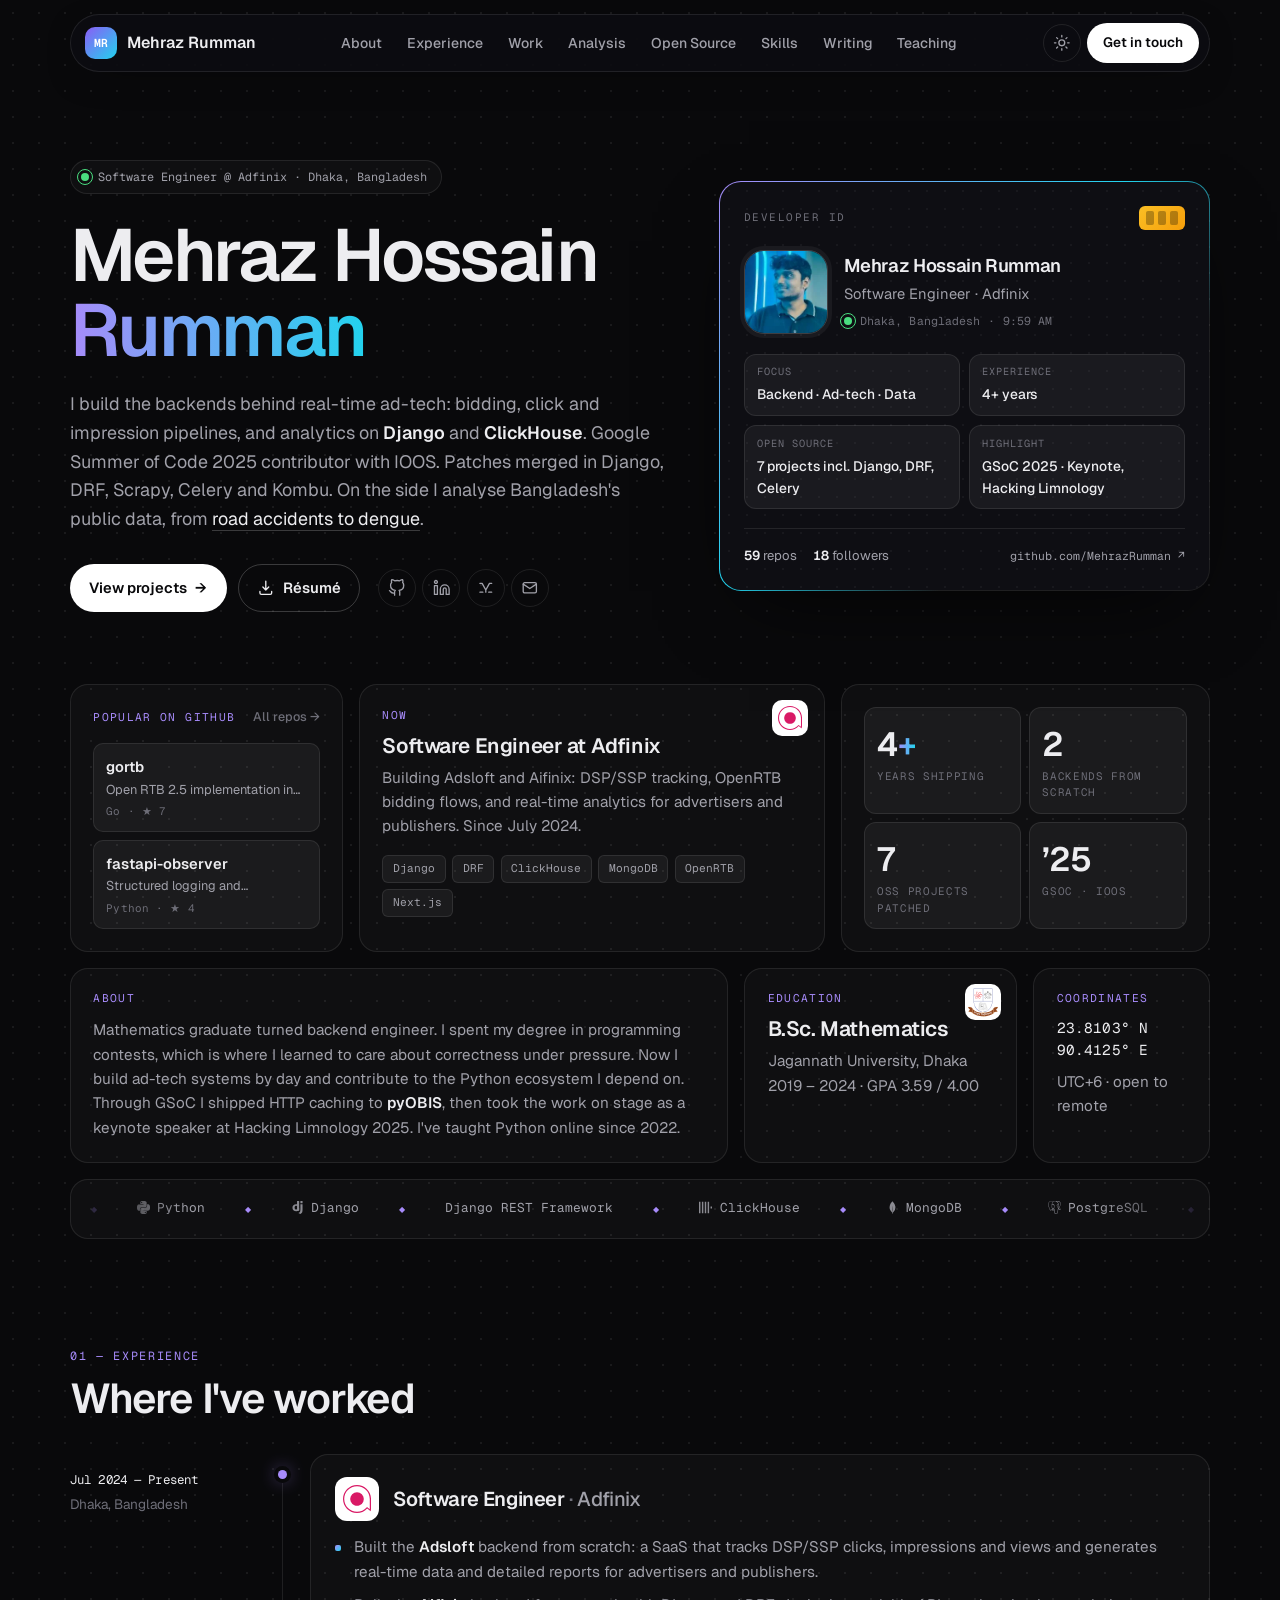
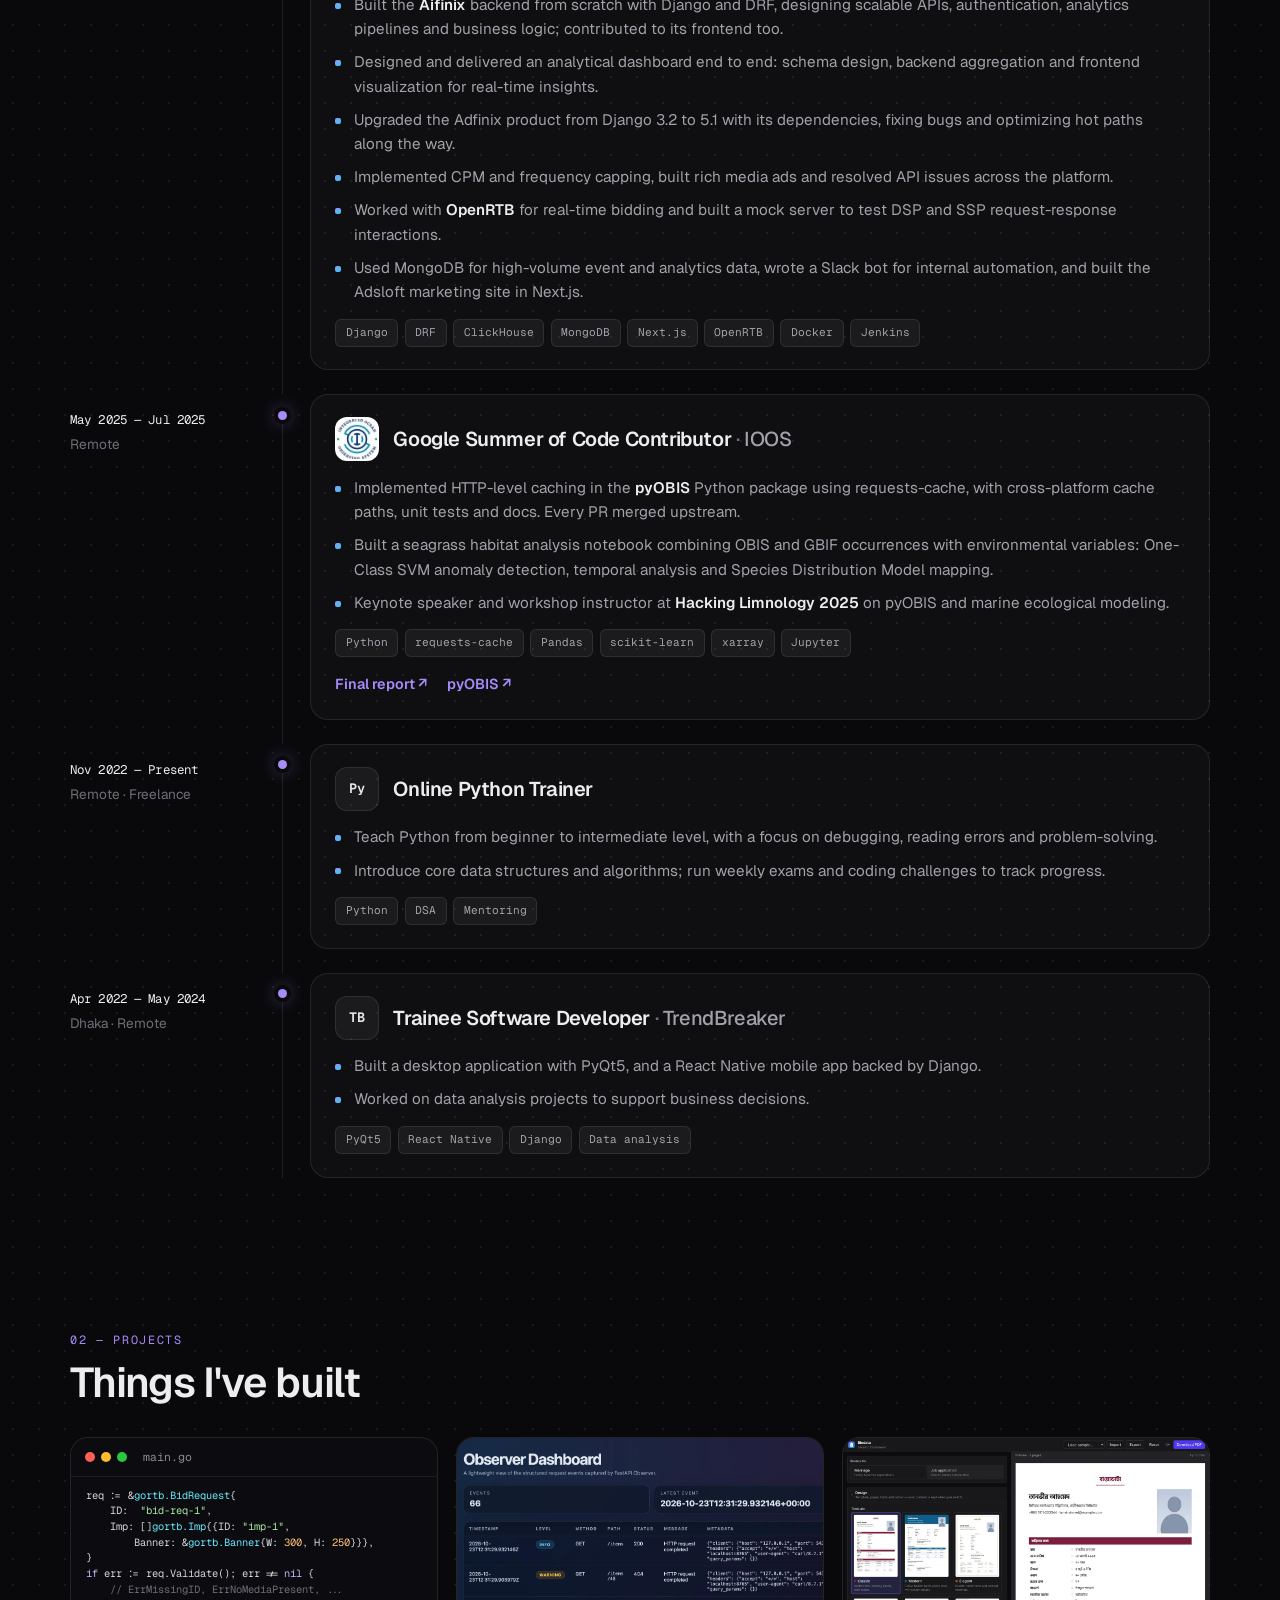
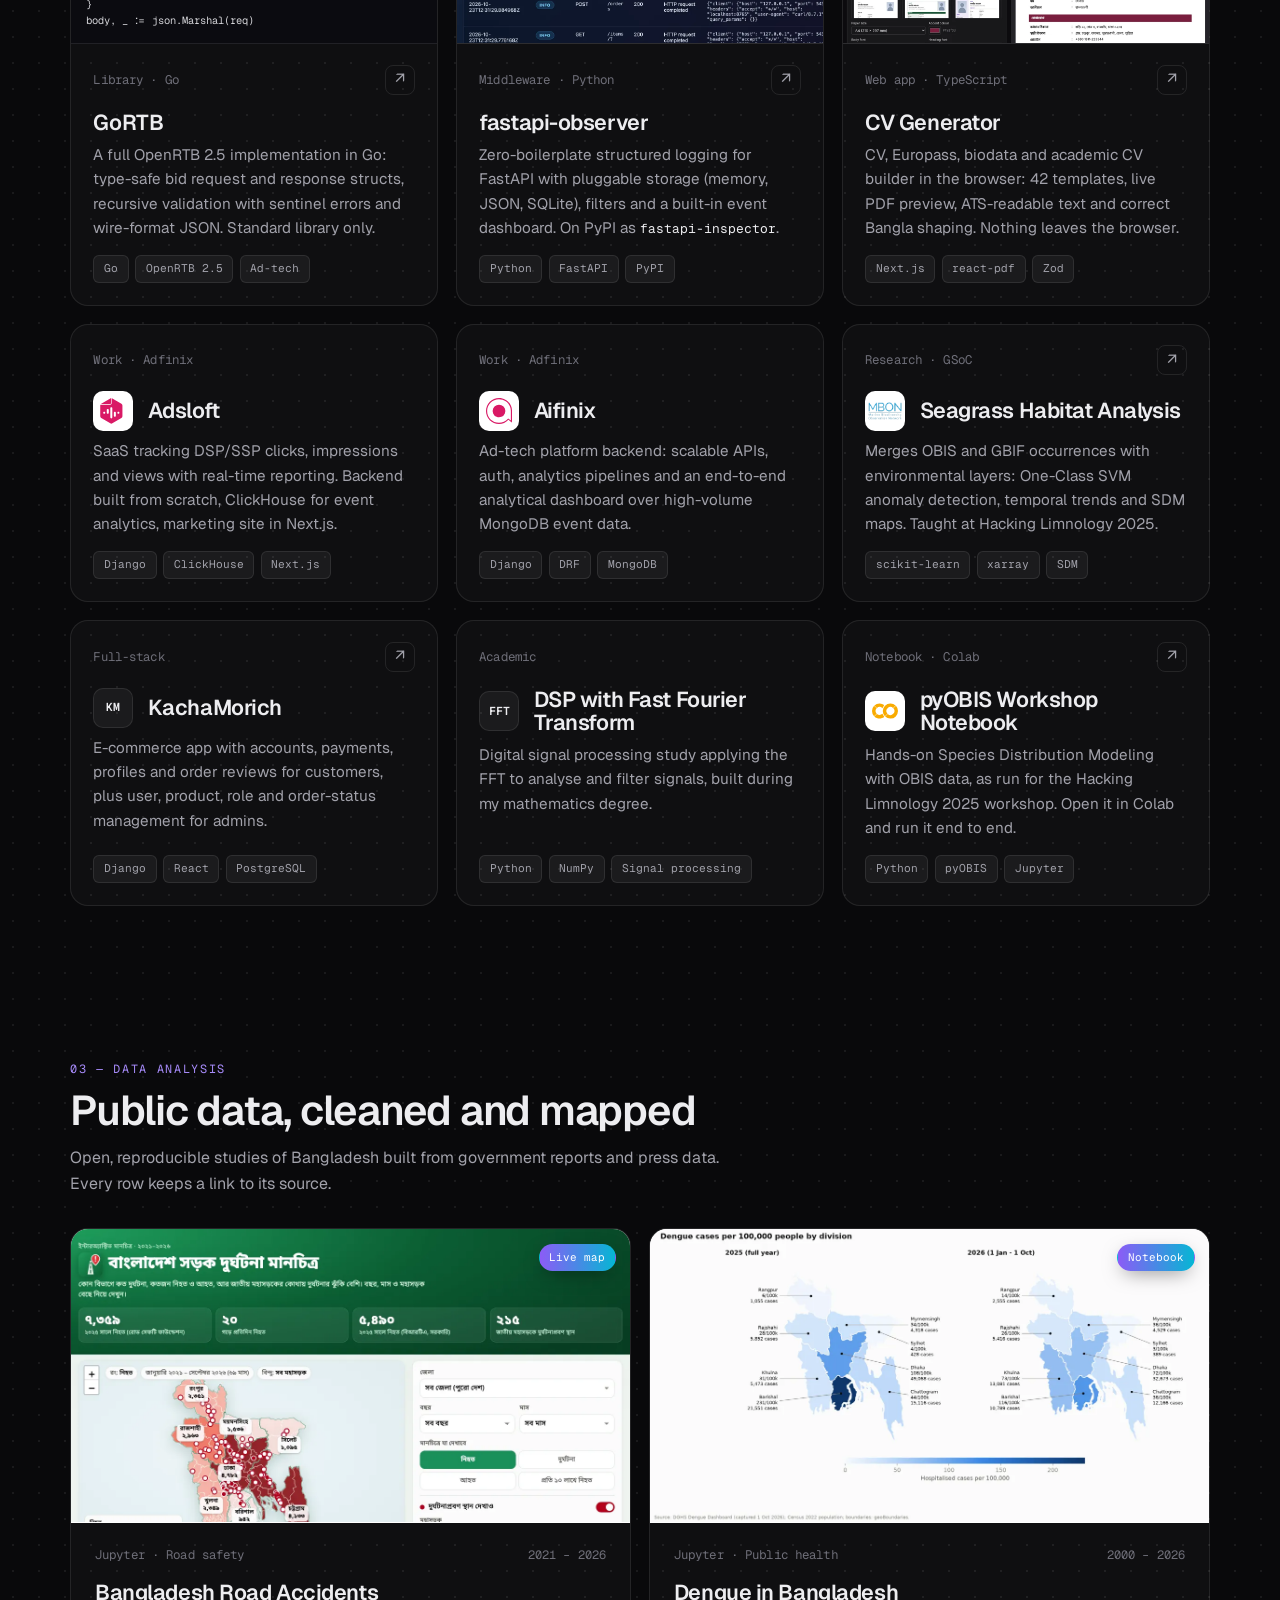
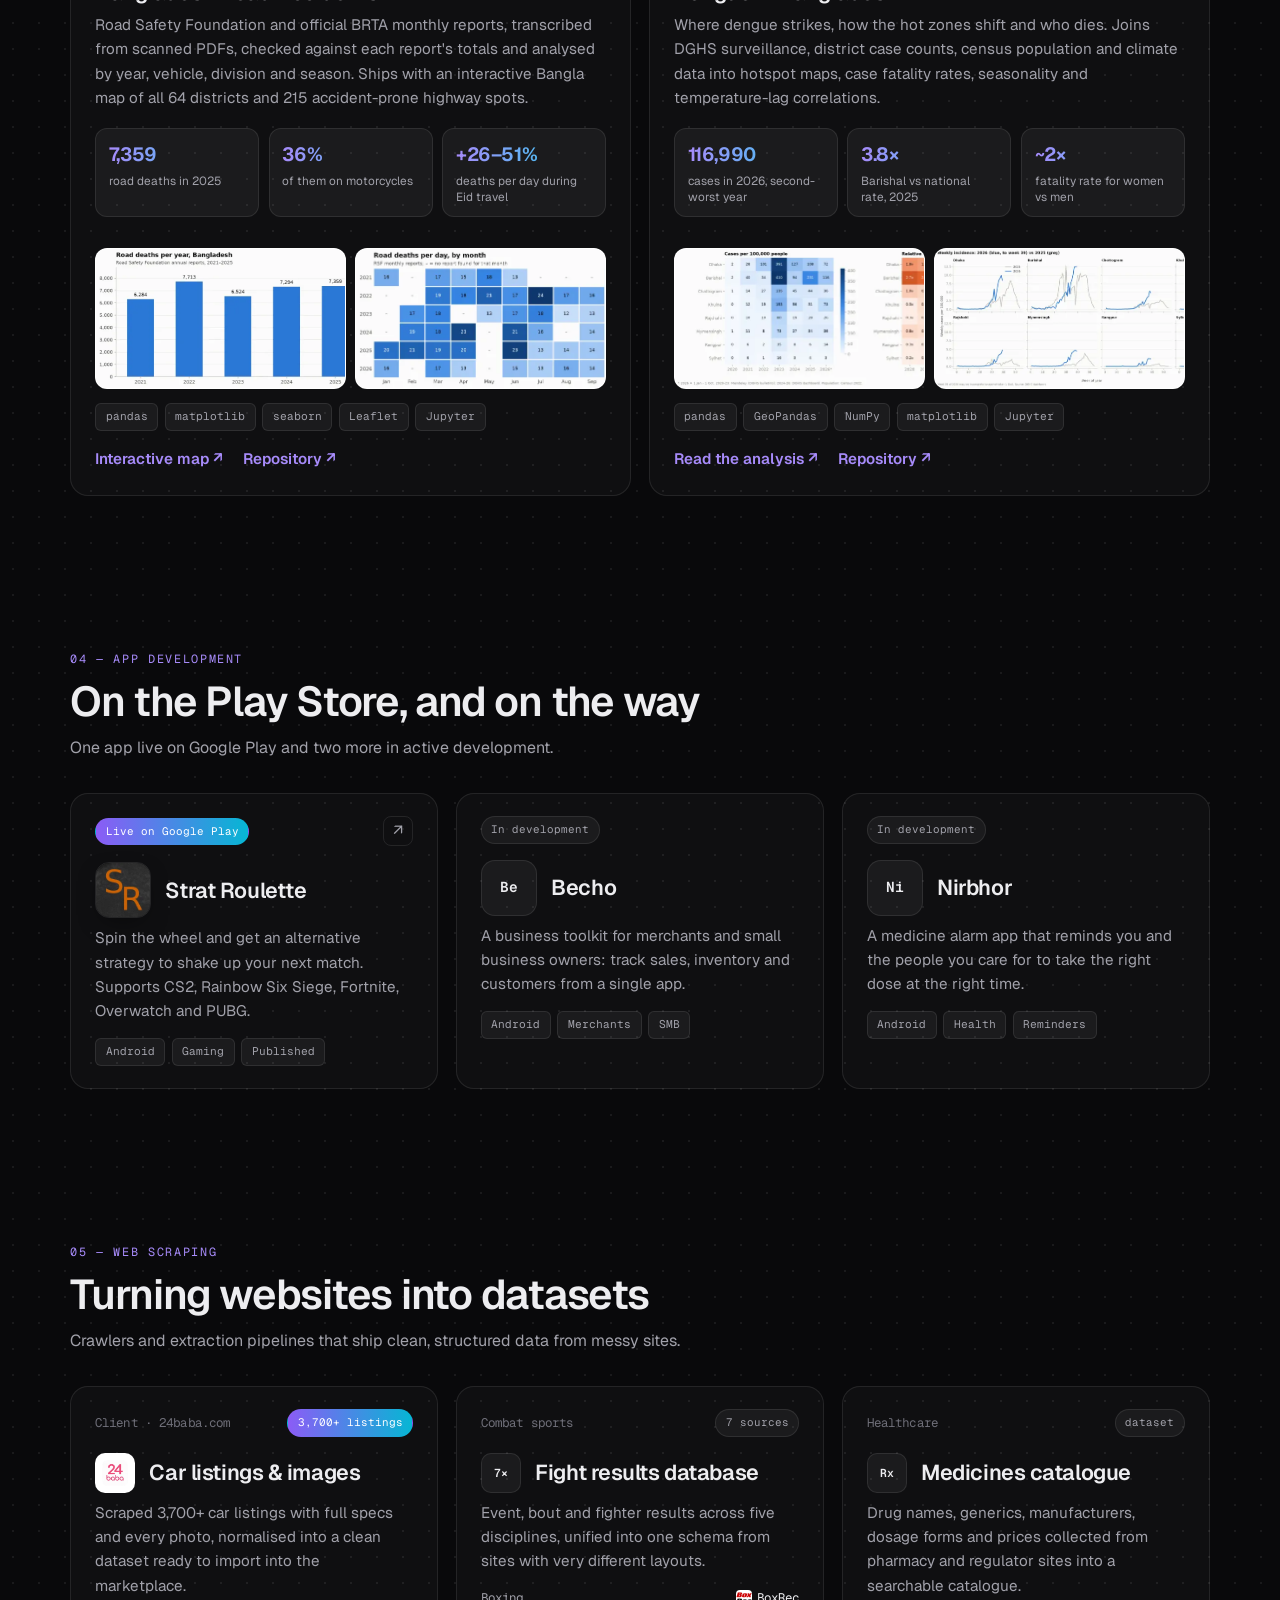
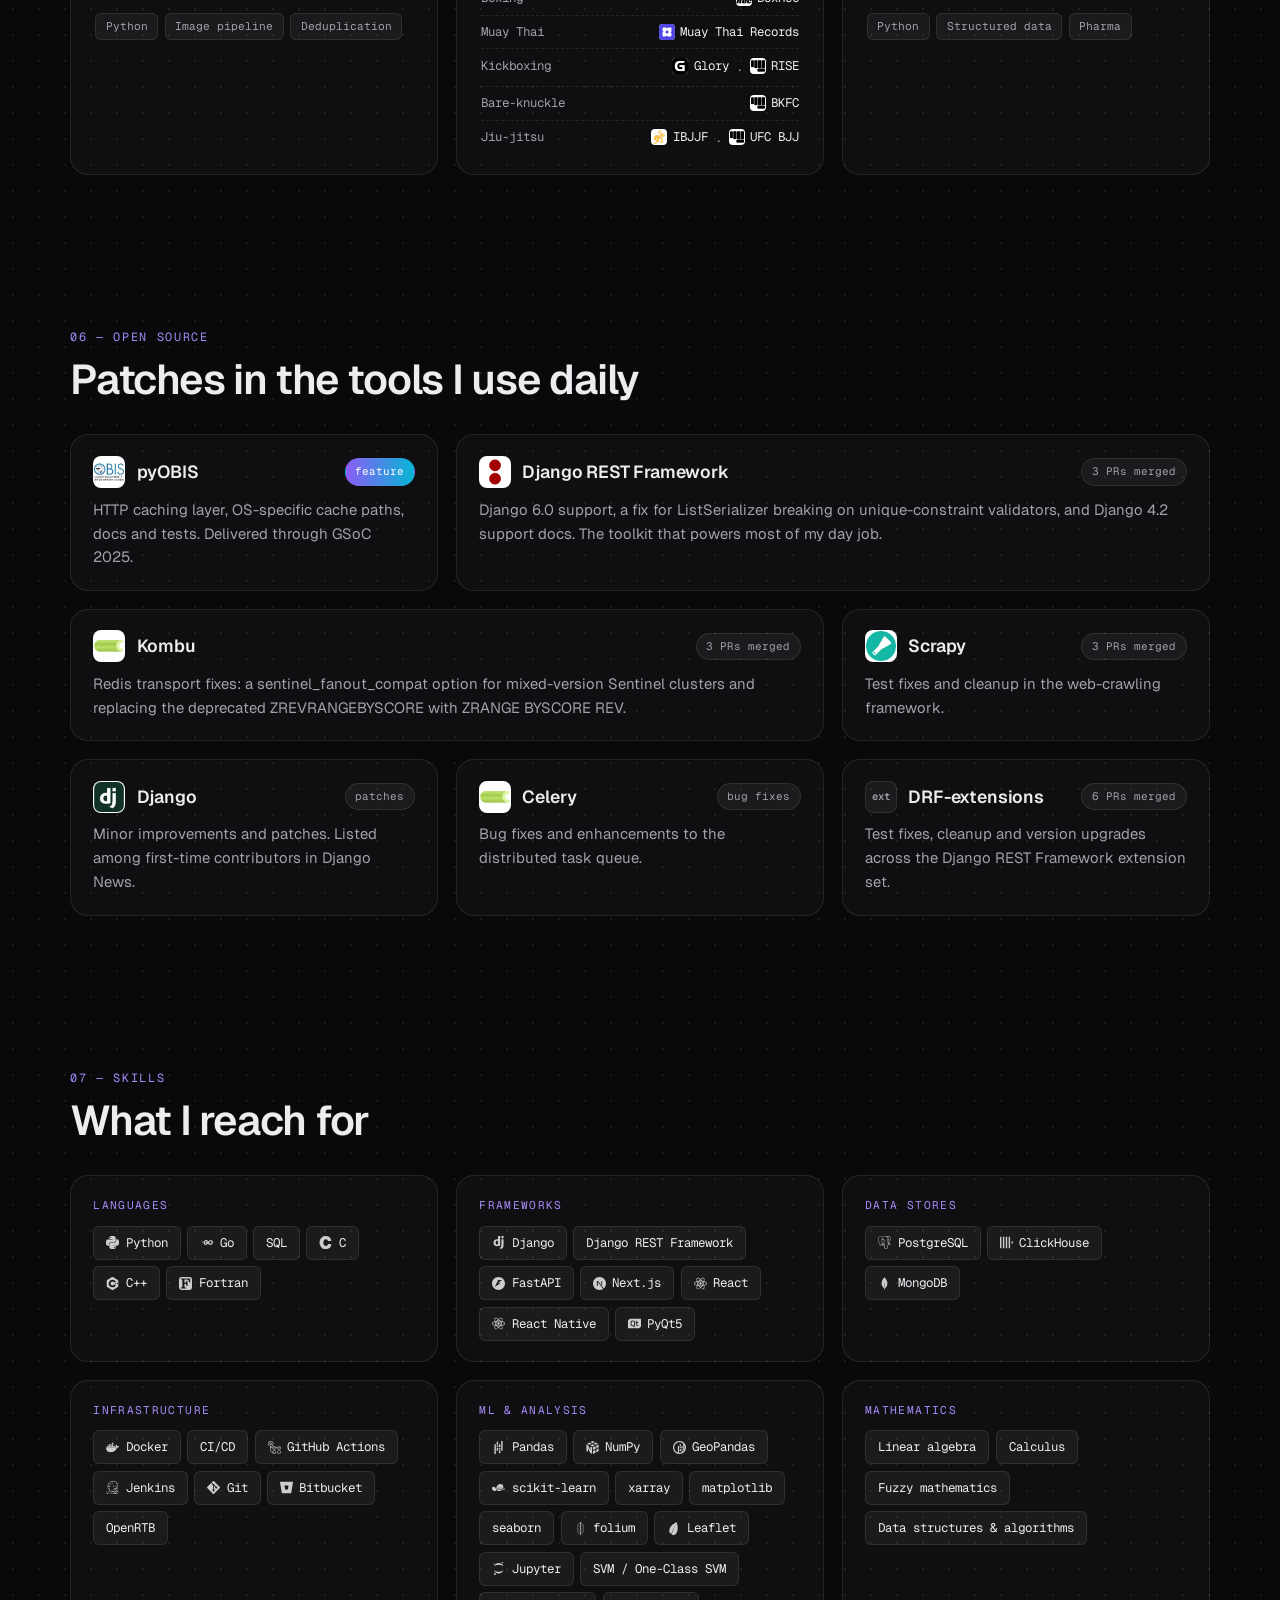
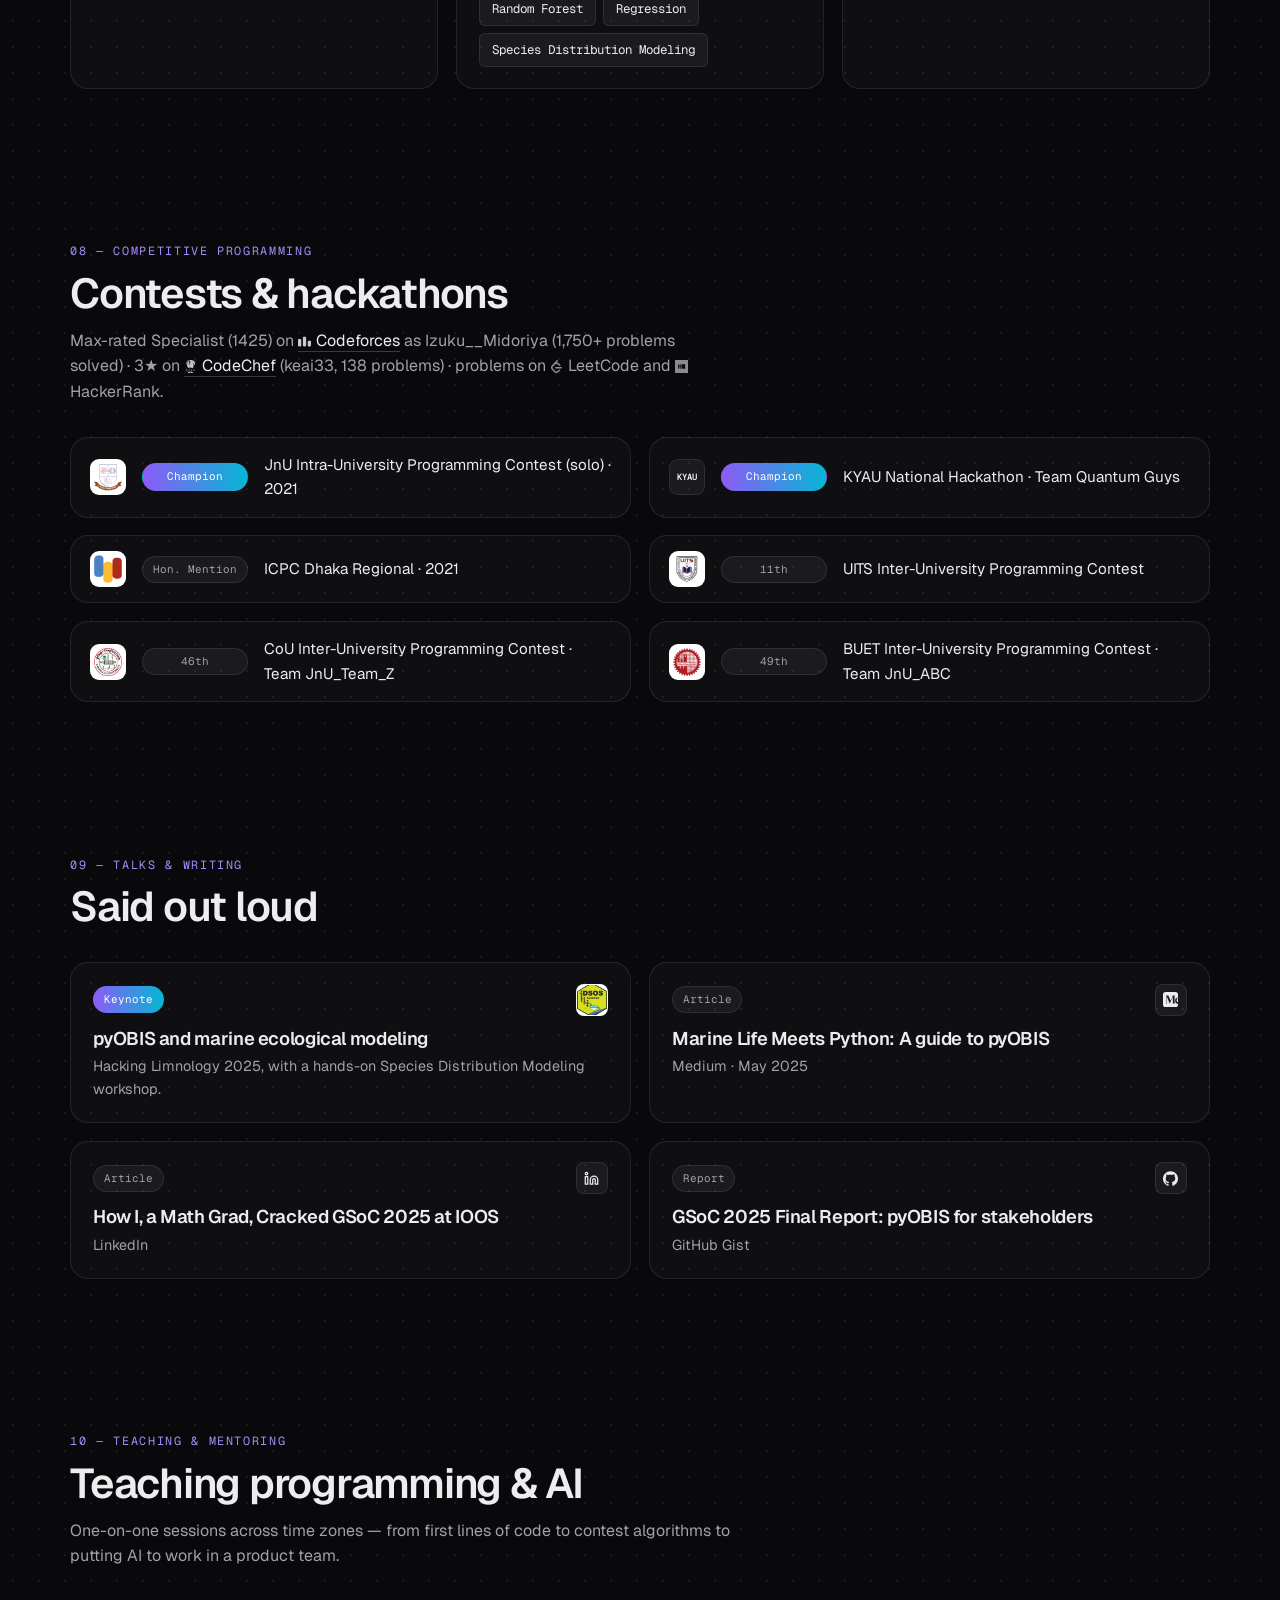
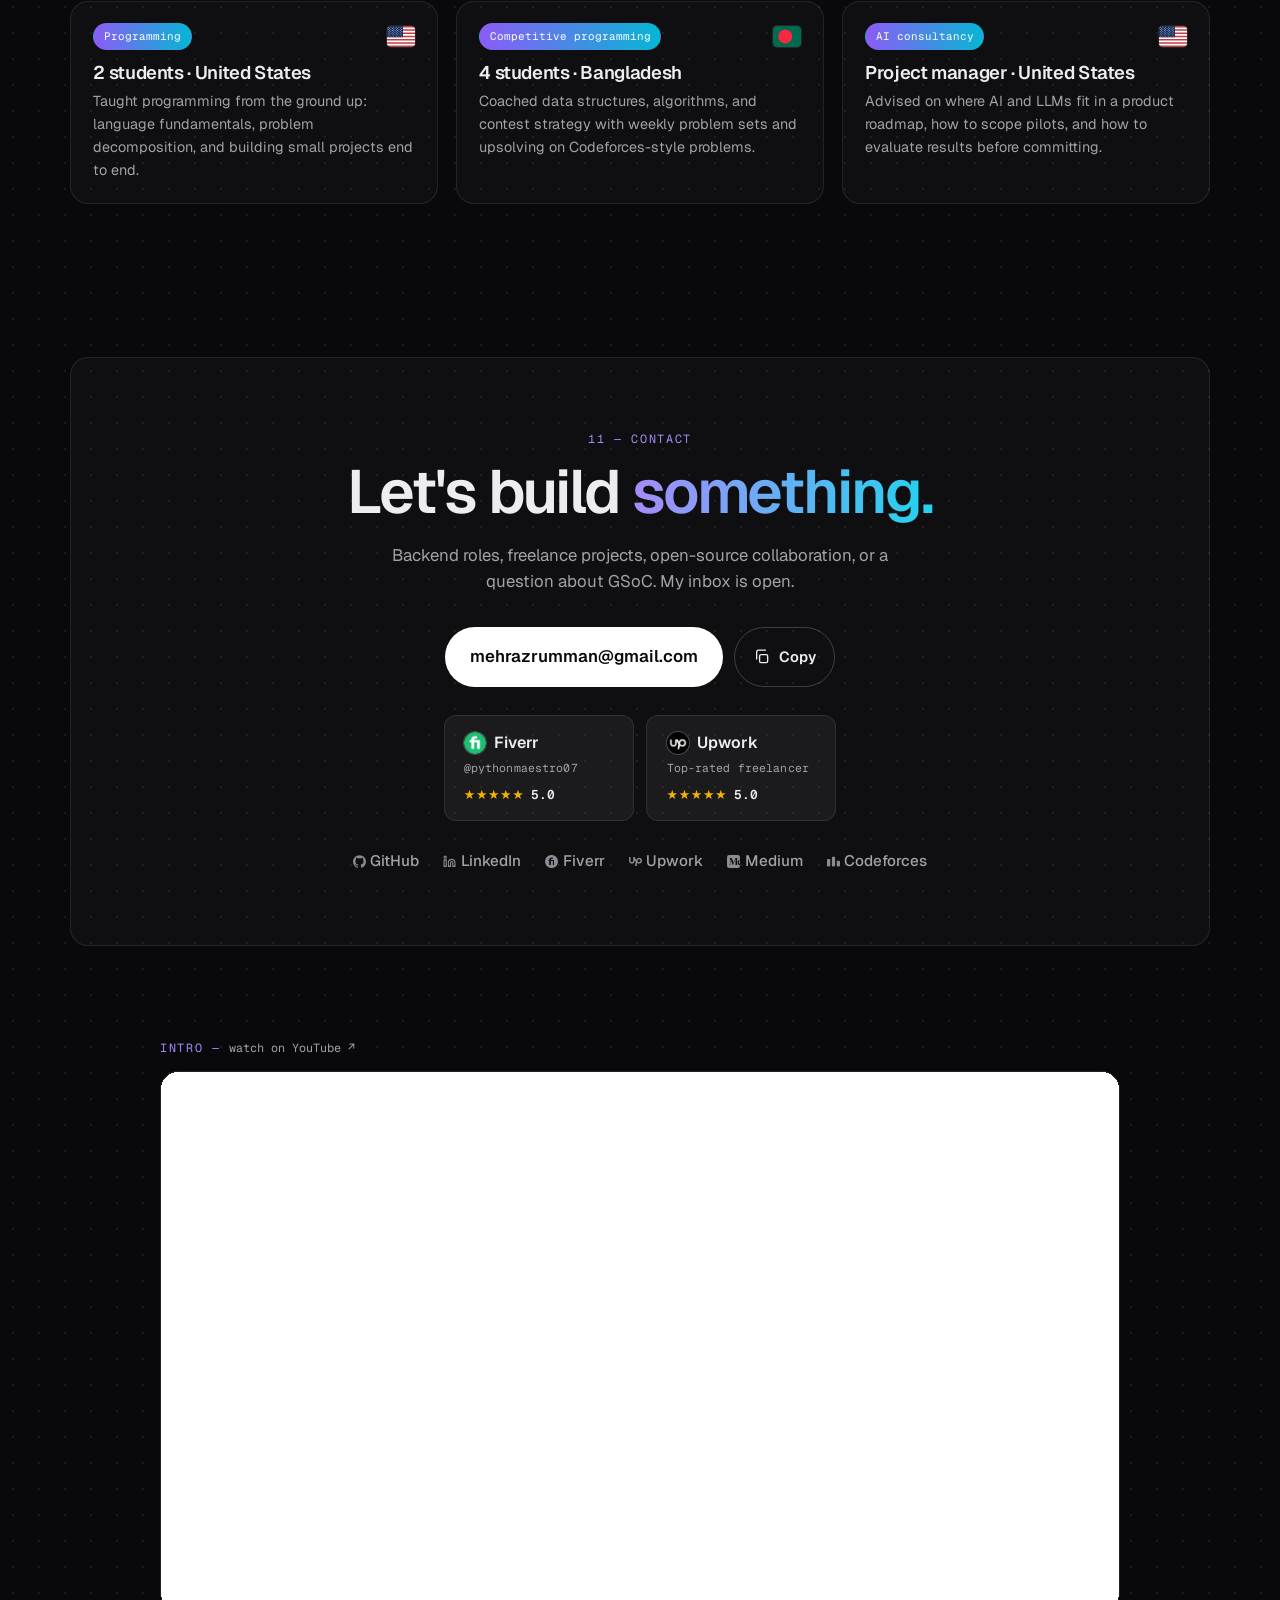
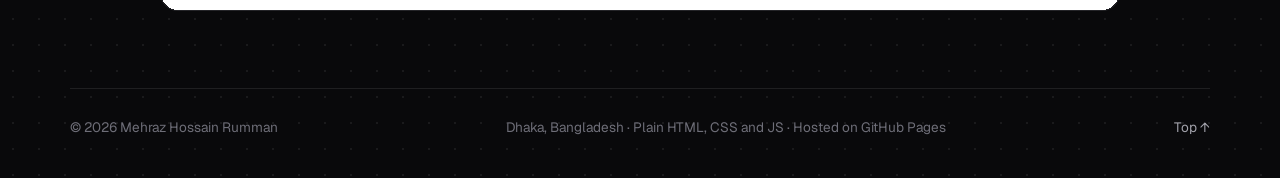
<file: index.html>
<!DOCTYPE html>
<html lang="en">
<head>
  <meta charset="utf-8">
  <meta name="viewport" content="width=device-width, initial-scale=1">
  <title>Mehraz Hossain Rumman — Python & AdTech Software Engineer, Dhaka</title>
  <meta name="description" content="Python & AdTech software engineer in Dhaka: OpenRTB backends with Django, FastAPI and ClickHouse. Automation, web scraping, Python tutor, GSoC 2025.">
  <meta name="keywords" content="Mehraz Hossain Rumman, Python developer, Python software engineer, backend engineer, AdTech software engineer, OpenRTB, real-time bidding, DSP, SSP, programmatic advertising, Django developer, Django REST Framework, FastAPI, Go developer, ClickHouse, Celery, web scraping developer, automation developer, Scrapy, Playwright, data analyst, open source contributor, Google Summer of Code, Python tutor, competitive programmer, C++, Codeforces, Dhaka, Bangladesh, remote">
  <meta name="author" content="Mehraz Hossain Rumman">
  <meta name="robots" content="index, follow, max-image-preview:large">
  <meta name="theme-color" content="#09090b">
  <link rel="canonical" href="https://mehrazrumman.github.io/">
  <link rel="alternate" type="text/plain" href="llms.txt" title="Plain-text profile for AI assistants (llms.txt)">
  <link rel="me" href="https://github.com/MehrazRumman">
  <link rel="me" href="https://www.linkedin.com/in/mehraz-rumman/">
  <link rel="me" href="https://medium.com/@MehrazHossainRumman">
  <link rel="me" href="https://codeforces.com/profile/Izuku__Midoriya">
  <link rel="me" href="https://www.codechef.com/users/keai33">
  <meta property="og:type" content="profile">
  <meta property="og:site_name" content="Mehraz Hossain Rumman">
  <meta property="og:locale" content="en_US">
  <meta property="og:url" content="https://mehrazrumman.github.io/">
  <meta property="og:title" content="Mehraz Hossain Rumman — Python & AdTech Software Engineer, Dhaka">
  <meta property="og:description" content="Python & AdTech software engineer in Dhaka: OpenRTB backends with Django, FastAPI and ClickHouse. Automation, web scraping, Python tutor, GSoC 2025.">
  <meta property="og:image" content="https://mehrazrumman.github.io/assets/og-image.jpg">
  <meta property="og:image:type" content="image/jpeg">
  <meta property="og:image:width" content="1200">
  <meta property="og:image:height" content="630">
  <meta property="og:image:alt" content="Mehraz Hossain Rumman, Python and AdTech software engineer at Adfinix in Dhaka, Bangladesh">
  <meta property="profile:first_name" content="Mehraz Hossain">
  <meta property="profile:last_name" content="Rumman">
  <meta name="twitter:card" content="summary_large_image">
  <meta name="twitter:title" content="Mehraz Hossain Rumman — Python & AdTech Software Engineer, Dhaka">
  <meta name="twitter:description" content="Python & AdTech software engineer in Dhaka: OpenRTB backends with Django, FastAPI and ClickHouse. Automation, web scraping, Python tutor, GSoC 2025.">
  <meta name="twitter:image" content="https://mehrazrumman.github.io/assets/og-image.jpg">
  <meta name="twitter:image:alt" content="Mehraz Hossain Rumman, Python and AdTech software engineer at Adfinix in Dhaka, Bangladesh">
  <link rel="icon" href="favicon.svg" type="image/svg+xml">
  <link rel="apple-touch-icon" href="apple-touch-icon.png">
  <link rel="sitemap" type="application/xml" href="sitemap.xml">
  <script type="application/ld+json">
  {
    "@context": "https://schema.org",
    "@graph": [
      {
        "@type": "ProfilePage",
        "@id": "https://mehrazrumman.github.io/#page",
        "url": "https://mehrazrumman.github.io/",
        "name": "Mehraz Hossain Rumman — Python & AdTech Software Engineer, Dhaka",
        "inLanguage": "en",
        "dateModified": "2026-10-30T01:00:00+06:00",
        "mainEntity": {
          "@id": "https://mehrazrumman.github.io/#person"
        },
        "hasPart": {
          "@id": "https://mehrazrumman.github.io/#projects"
        }
      },
      {
        "@type": "Person",
        "@id": "https://mehrazrumman.github.io/#person",
        "name": "Mehraz Hossain Rumman",
        "alternateName": "Mehraz Rumman",
        "url": "https://mehrazrumman.github.io/",
        "image": "https://mehrazrumman.github.io/assets/img/avatar.webp",
        "email": "mailto:mehrazrumman@gmail.com",
        "jobTitle": [
          "Software Engineer",
          "Python Developer",
          "AdTech Engineer",
          "Automation Developer",
          "Web Scraping Developer",
          "Python Tutor"
        ],
        "description": "Python software engineer in Dhaka building real-time AdTech (OpenRTB) backends with Django, FastAPI and ClickHouse. Automation and web scraping developer, Python tutor, GSoC 2025 contributor. Merged PRs in Celery, Kombu, Django REST Framework, Scrapy and Django. Competitive programmer with 1,750+ problems solved on Codeforces (max Specialist) and CodeChef 3 star.",
        "worksFor": {
          "@type": "Organization",
          "name": "Adfinix",
          "url": "https://adfinix.com"
        },
        "alumniOf": {
          "@type": "CollegeOrUniversity",
          "name": "Jagannath University",
          "sameAs": "https://en.wikipedia.org/wiki/Jagannath_University"
        },
        "address": {
          "@type": "PostalAddress",
          "addressLocality": "Dhaka",
          "addressCountry": "BD"
        },
        "knowsAbout": [
          "Python",
          "Django",
          "Django REST Framework",
          "ClickHouse",
          "MongoDB",
          "PostgreSQL",
          "Go",
          "FastAPI",
          "OpenRTB",
          "Real-time bidding",
          "Ad tech",
          "Data analysis",
          "pandas",
          "Web scraping",
          "Scrapy",
          "Playwright",
          "Web automation",
          "Python automation",
          "Celery",
          "Python tutoring",
          "Programming education",
          "C++",
          "Competitive programming",
          "Algorithms",
          "Data structures"
        ],
        "sameAs": [
          "https://github.com/MehrazRumman",
          "https://www.linkedin.com/in/mehraz-rumman/",
          "https://medium.com/@MehrazHossainRumman",
          "https://codeforces.com/profile/Izuku__Midoriya",
          "https://www.codechef.com/users/keai33",
          "https://www.fiverr.com/pythonmaestro07",
          "https://www.upwork.com/freelancers/~0183c2a0c4b50eb969"
        ],
        "award": [
          "Champion, Jagannath University Intra-University Programming Contest (2021)",
          "Champion, KYAU National Hackathon",
          "Honourable Mention, ICPC Dhaka Regional (2021)",
          "Google Summer of Code 2025 contributor, IOOS",
          "Keynote speaker, Hacking Limnology 2025",
          "Codeforces: 1,750+ problems solved, max rating Specialist (1425)",
          "CodeChef: 3 star, highest rating 1696"
        ],
        "knowsLanguage": [
          "en",
          "bn"
        ],
        "hasOccupation": {
          "@type": "Occupation",
          "name": "Software Engineer",
          "occupationLocation": {
            "@type": "City",
            "name": "Dhaka"
          },
          "skills": "Python, Django, Django REST Framework, FastAPI, Go, OpenRTB, real-time bidding, ClickHouse, MongoDB, web scraping, automation"
        }
      },
      {
        "@type": "WebSite",
        "@id": "https://mehrazrumman.github.io/#website",
        "url": "https://mehrazrumman.github.io/",
        "name": "Mehraz Hossain Rumman",
        "publisher": {
          "@id": "https://mehrazrumman.github.io/#person"
        }
      },
      {
        "@type": "ItemList",
        "@id": "https://mehrazrumman.github.io/#projects",
        "name": "Selected projects",
        "itemListElement": [
          {
            "@type": "ListItem",
            "position": 1,
            "item": {
              "@type": "SoftwareSourceCode",
              "name": "GoRTB",
              "description": "OpenRTB 2.5 implementation in Go with typed structs and validation.",
              "codeRepository": "https://github.com/MehrazRumman/gortb",
              "programmingLanguage": "Go",
              "author": {
                "@id": "https://mehrazrumman.github.io/#person"
              }
            }
          },
          {
            "@type": "ListItem",
            "position": 2,
            "item": {
              "@type": "SoftwareSourceCode",
              "name": "fastapi-inspector (fastapi-observer)",
              "description": "Structured logging and observability middleware for FastAPI with a built-in dashboard.",
              "codeRepository": "https://github.com/MehrazRumman/fastapi-observer",
              "programmingLanguage": "Python",
              "url": "https://pypi.org/project/fastapi-inspector/",
              "author": {
                "@id": "https://mehrazrumman.github.io/#person"
              }
            }
          },
          {
            "@type": "ListItem",
            "position": 3,
            "item": {
              "@type": "SoftwareSourceCode",
              "name": "CV Generator",
              "description": "Browser-based CV, Europass, biodata and academic CV builder with live PDF preview and Bangla support.",
              "codeRepository": "https://github.com/MehrazRumman/cv-generator",
              "programmingLanguage": "TypeScript",
              "author": {
                "@id": "https://mehrazrumman.github.io/#person"
              }
            }
          },
          {
            "@type": "ListItem",
            "position": 4,
            "item": {
              "@type": "CreativeWork",
              "name": "Bangladesh Road Accidents 2021–2026",
              "description": "Analysis of Road Safety Foundation and BRTA road accident data with an interactive Bangla map.",
              "url": "https://mehrazrumman.github.io/BD-Road-Accident/",
              "isBasedOn": "https://github.com/MehrazRumman/BD-Road-Accident",
              "image": "https://mehrazrumman.github.io/assets/img/road-accident-map.webp",
              "author": {
                "@id": "https://mehrazrumman.github.io/#person"
              }
            }
          },
          {
            "@type": "ListItem",
            "position": 5,
            "item": {
              "@type": "CreativeWork",
              "name": "Dengue in Bangladesh: hot zones, burden and deaths (2000–2026)",
              "description": "Open analysis of DGHS dengue surveillance data: hotspot maps, case fatality and seasonality.",
              "url": "https://github.com/MehrazRumman/dengue-analysis",
              "image": "https://mehrazrumman.github.io/assets/img/dengue-map.webp",
              "author": {
                "@id": "https://mehrazrumman.github.io/#person"
              }
            }
          },
          {
            "@type": "ListItem",
            "position": 6,
            "item": {
              "@type": "SoftwareSourceCode",
              "name": "python-web-scraping-automation",
              "description": "Python web scraping and automation examples with requests + BeautifulSoup, Playwright and Scrapy, with tests and CI.",
              "codeRepository": "https://github.com/MehrazRumman/python-web-scraping-automation",
              "programmingLanguage": "Python",
              "author": {
                "@id": "https://mehrazrumman.github.io/#person"
              }
            }
          }
        ]
      }
    ]
  }
</script>
  <link rel="preconnect" href="https://fonts.googleapis.com">
  <link rel="preconnect" href="https://fonts.gstatic.com" crossorigin>
  <!-- Fonts load without blocking first paint; text shows in the fallback font until they arrive. -->
  <link rel="preload" as="style" href="https://fonts.googleapis.com/css2?family=Geist:wght@400..700&amp;family=Geist+Mono:wght@400..600&amp;display=swap">
  <link rel="stylesheet" href="https://fonts.googleapis.com/css2?family=Geist:wght@400..700&amp;family=Geist+Mono:wght@400..600&amp;display=swap" media="print" onload="this.media='all'">
  <noscript><link rel="stylesheet" href="https://fonts.googleapis.com/css2?family=Geist:wght@400..700&amp;family=Geist+Mono:wght@400..600&amp;display=swap"></noscript>
  <link rel="stylesheet" href="styles.css">
  <script>
    // Apply a saved theme before first paint to avoid a flash. Dark is the default.
    (function () {
      try {
        var t = localStorage.getItem('theme');
        if (t === 'light') document.documentElement.setAttribute('data-theme', 'light');
      } catch (e) {}
    })();
  </script>
</head>
<body>
  <a class="skip-link" href="#main">Skip to content</a>
  <div class="backdrop" aria-hidden="true"><span class="orb orb-a"></span><span class="orb orb-b"></span></div>

  <!-- ================= NAV ================= -->
  <header class="nav-wrap">
    <nav class="nav" aria-label="Primary">
      <a class="brand" href="#top" aria-label="Back to top">
        <span class="brand-mark" aria-hidden="true">MR</span>
        <span class="brand-name">Mehraz Rumman</span>
      </a>
      <ul class="nav-links" id="nav-menu">
        <li><a href="#about">About</a></li>
        <li><a href="#experience">Experience</a></li>
        <li><a href="#projects">Work</a></li>
        <li><a href="#analysis">Analysis</a></li>
        <li><a href="#open-source">Open Source</a></li>
        <li><a href="#skills">Skills</a></li>
        <li><a href="#writing">Writing</a></li>
        <li><a href="#teaching">Teaching</a></li>
        <li class="nav-contact-item"><a href="#contact">Contact</a></li>
      </ul>
      <div class="nav-actions">
        <button class="icon-btn" id="theme-toggle" aria-label="Toggle color theme" title="Toggle theme">
          <svg class="icon icon-sun" viewBox="0 0 24 24" aria-hidden="true"><circle cx="12" cy="12" r="4"/><path d="M12 2v2M12 20v2M4.93 4.93l1.41 1.41M17.66 17.66l1.41 1.41M2 12h2M20 12h2M4.93 19.07l1.41-1.41M17.66 6.34l1.41-1.41"/></svg>
          <svg class="icon icon-moon" viewBox="0 0 24 24" aria-hidden="true"><path d="M21 12.79A9 9 0 1 1 11.21 3 7 7 0 0 0 21 12.79z"/></svg>
        </button>
        <a class="btn btn-solid btn-sm nav-cta" href="#contact">Get in touch</a>
        <button class="icon-btn nav-toggle" id="nav-toggle" aria-expanded="false" aria-controls="nav-menu" aria-label="Toggle menu">
          <svg class="icon icon-menu" viewBox="0 0 24 24" aria-hidden="true"><path d="M4 7h16M4 12h16M4 17h16"/></svg>
          <svg class="icon icon-close" viewBox="0 0 24 24" aria-hidden="true"><path d="M6 6l12 12M18 6L6 18"/></svg>
        </button>
      </div>
    </nav>
  </header>

  <main id="main">
    <!-- ================= HERO ================= -->
    <section class="hero container" id="top">
      <div class="hero-copy">
        <p class="status"><span class="status-dot" aria-hidden="true"></span>Software Engineer @ Adfinix · Dhaka, Bangladesh</p>
        <h1 class="hero-title">Mehraz Hossain<br><span class="grad">Rumman</span></h1>
        <p class="hero-lead">
          I build the backends behind real-time ad-tech: bidding, click and impression pipelines,
          and analytics on <strong>Django</strong> and <strong>ClickHouse</strong>. Google Summer of Code 2025
          contributor with IOOS. Patches merged in Django, DRF, Scrapy, Celery and Kombu.
          On the side I analyse Bangladesh's public data, from <a href="#analysis">road accidents to dengue</a>.
        </p>
        <div class="hero-actions">
          <a class="btn btn-solid" href="#projects">View projects <span class="arr" aria-hidden="true">→</span></a>
          <a class="btn btn-ghost" href="assets/Mehraz_Hossain_Rumman_Resume.pdf" download>
            <svg class="icon" viewBox="0 0 24 24" aria-hidden="true"><path d="M12 3v12m0 0 4-4m-4 4-4-4M4 17v2a2 2 0 0 0 2 2h12a2 2 0 0 0 2-2v-2"/></svg>
            Résumé
          </a>
          <ul class="socials" aria-label="Profiles">
            <li><a class="icon-btn" href="https://github.com/MehrazRumman" target="_blank" rel="me noopener" aria-label="GitHub"><svg class="icon" viewBox="0 0 24 24" aria-hidden="true"><path d="M9 19c-5 1.5-5-2.5-7-3m14 6v-3.87a3.37 3.37 0 0 0-.94-2.61c3.14-.35 6.44-1.54 6.44-7A5.44 5.44 0 0 0 20 4.77 5.07 5.07 0 0 0 19.91 1S18.73.65 16 2.48a13.38 13.38 0 0 0-7 0C6.27.65 5.09 1 5.09 1A5.07 5.07 0 0 0 5 4.77a5.44 5.44 0 0 0-1.5 3.78c0 5.42 3.3 6.61 6.44 7A3.37 3.37 0 0 0 9 18.13V22"/></svg></a></li>
            <li><a class="icon-btn" href="https://www.linkedin.com/in/mehraz-rumman/" target="_blank" rel="me noopener" aria-label="LinkedIn"><svg class="icon" viewBox="0 0 24 24" aria-hidden="true"><path d="M16 8a6 6 0 0 1 6 6v7h-4v-7a2 2 0 0 0-2-2 2 2 0 0 0-2 2v7h-4v-7a6 6 0 0 1 6-6z"/><rect x="2" y="9" width="4" height="12"/><circle cx="4" cy="4" r="2"/></svg></a></li>
            <li><a class="icon-btn" href="https://medium.com/@MehrazHossainRumman" target="_blank" rel="me noopener" aria-label="Medium"><svg class="icon" viewBox="0 0 24 24" aria-hidden="true"><path d="M4 6h3l5 9 5-9h3M4 18h4M16 18h4M12 15v3"/></svg></a></li>
            <li><a class="icon-btn" href="mailto:mehrazrumman@gmail.com" aria-label="Email"><svg class="icon" viewBox="0 0 24 24" aria-hidden="true"><rect x="3" y="5" width="18" height="14" rx="2"/><path d="m3 7 9 6 9-6"/></svg></a></li>
          </ul>
        </div>
      </div>

      <div class="id-card reveal" id="id-card">
        <div class="id-inner">
          <div class="id-top">
            <span class="mono">Developer ID</span>
            <span class="id-chip" aria-hidden="true"><span></span><span></span><span></span></span>
          </div>
          <div class="id-person">
            <img class="id-photo" src="assets/img/avatar.webp" fetchpriority="high" alt="Portrait of Mehraz Hossain Rumman" width="96" height="96">
            <div class="id-who">
              <p class="id-name">Mehraz Hossain Rumman</p>
              <p class="id-role">Software Engineer · Adfinix</p>
              <p class="id-loc mono"><span class="status-dot" aria-hidden="true"></span>Dhaka, Bangladesh · <span id="local-time">--:--</span></p>
            </div>
          </div>
          <dl class="id-facts">
            <div><dt>Focus</dt><dd>Backend · Ad-tech · Data</dd></div>
            <div><dt>Experience</dt><dd>4+ years</dd></div>
            <div><dt>Open source</dt><dd>7 projects incl. Django, DRF, Celery</dd></div>
            <div><dt>Highlight</dt><dd>GSoC 2025 · Keynote, Hacking Limnology</dd></div>
          </dl>
          <div class="id-foot">
            <ul class="gh-stats" aria-label="GitHub stats">
              <li><strong id="gh-repos">59</strong> repos</li>
              <li><strong id="gh-followers">18</strong> followers</li>
              <li id="gh-stars-item" hidden><strong id="gh-stars">—</strong> stars</li>
            </ul>
            <a class="id-link" href="https://github.com/MehrazRumman" target="_blank" rel="me noopener">github.com/MehrazRumman <span class="arr" aria-hidden="true">↗</span></a>
          </div>
          <span class="id-sheen" aria-hidden="true"></span>
        </div>
      </div>
    </section>

    <!-- ================= BENTO ================= -->
    <section class="bento container" id="about" aria-label="At a glance">
      <article class="card tile tile-github reveal">
        <div class="tile-head">
          <p class="tile-label">Popular on GitHub</p>
          <a class="tile-more" href="https://github.com/MehrazRumman?tab=repositories" target="_blank" rel="noopener">All repos <span class="arr" aria-hidden="true">→</span></a>
        </div>
        <ul class="gh-repos" id="gh-repos-list">
          <li><a href="https://github.com/MehrazRumman/gortb" target="_blank" rel="noopener"><span class="gh-name">gortb</span><span class="gh-desc">Open RTB 2.5 implementation in GoLang</span><span class="gh-meta mono">Go · ★ 7</span></a></li>
          <li><a href="https://github.com/MehrazRumman/fastapi-observer" target="_blank" rel="noopener"><span class="gh-name">fastapi-observer</span><span class="gh-desc">Structured logging and observability middleware for FastAPI</span><span class="gh-meta mono">Python · ★ 4</span></a></li>
        </ul>
      </article>

      <article class="card tile tile-now reveal">
        <img class="tile-logo" src="assets/img/logos/adfinix.svg" alt="Adfinix logo" width="36" height="36" loading="lazy">
        <p class="tile-label">Now</p>
        <h2 class="tile-title">Software Engineer at Adfinix</h2>
        <p class="tile-text">Building Adsloft and Aifinix: DSP/SSP tracking, OpenRTB bidding flows, and real-time analytics for advertisers and publishers. Since July 2024.</p>
        <ul class="chips">
          <li>Django</li><li>DRF</li><li>ClickHouse</li><li>MongoDB</li><li>OpenRTB</li><li>Next.js</li>
        </ul>
      </article>

      <article class="card tile tile-stats reveal">
        <div class="stat"><span class="stat-num">4<span class="grad">+</span></span><span class="stat-cap">years shipping</span></div>
        <div class="stat"><span class="stat-num">2</span><span class="stat-cap">backends from scratch</span></div>
        <div class="stat"><span class="stat-num">7</span><span class="stat-cap">OSS projects patched</span></div>
        <div class="stat"><span class="stat-num">’25</span><span class="stat-cap">GSoC · IOOS</span></div>
      </article>

      <article class="card tile tile-about reveal">
        <p class="tile-label">About</p>
        <p class="tile-text">
          Mathematics graduate turned backend engineer. I spent my degree in programming contests, which is where I
          learned to care about correctness under pressure. Now I build ad-tech systems by day and contribute to the
          Python ecosystem I depend on. Through GSoC I shipped HTTP caching to <strong>pyOBIS</strong>, then took the
          work on stage as a keynote speaker at Hacking Limnology 2025. I've taught Python online since 2022.
        </p>
      </article>

      <article class="card tile tile-edu reveal">
        <img class="tile-logo tile-logo-bleed" src="assets/img/logos/jagannath-university.svg" alt="Jagannath University crest" width="36" height="36" loading="lazy">
        <p class="tile-label">Education</p>
        <h2 class="tile-title">B.Sc. Mathematics</h2>
        <p class="tile-text">Jagannath University, Dhaka<br>2019 – 2024 · GPA 3.59 / 4.00</p>
      </article>

      <article class="card tile tile-geo reveal">
        <p class="tile-label">Coordinates</p>
        <p class="geo mono">23.8103° N<br>90.4125° E</p>
        <p class="tile-text">UTC+6 · open to remote</p>
      </article>

      <div class="card tile tile-marquee reveal" aria-label="Technologies">
        <div class="marquee">
          <ul class="marquee-track">
            <li><i class="si" style="--si:url(assets/img/icons/python.svg)" aria-hidden="true"></i>Python</li><li><i class="si" style="--si:url(assets/img/icons/django.svg)" aria-hidden="true"></i>Django</li><li>Django REST Framework</li><li><i class="si" style="--si:url(assets/img/icons/clickhouse.svg)" aria-hidden="true"></i>ClickHouse</li><li><i class="si" style="--si:url(assets/img/icons/mongodb.svg)" aria-hidden="true"></i>MongoDB</li><li><i class="si" style="--si:url(assets/img/icons/postgresql.svg)" aria-hidden="true"></i>PostgreSQL</li><li><i class="si" style="--si:url(assets/img/icons/go.svg)" aria-hidden="true"></i>Go</li><li><i class="si" style="--si:url(assets/img/icons/nextdotjs.svg)" aria-hidden="true"></i>Next.js</li><li><i class="si" style="--si:url(assets/img/icons/react.svg)" aria-hidden="true"></i>React</li><li><i class="si" style="--si:url(assets/img/icons/fastapi.svg)" aria-hidden="true"></i>FastAPI</li><li><i class="si" style="--si:url(assets/img/icons/docker.svg)" aria-hidden="true"></i>Docker</li><li><i class="si" style="--si:url(assets/img/icons/jenkins.svg)" aria-hidden="true"></i>Jenkins</li><li><i class="si" style="--si:url(assets/img/icons/githubactions.svg)" aria-hidden="true"></i>GitHub Actions</li><li>OpenRTB</li><li><i class="si" style="--si:url(assets/img/icons/scikitlearn.svg)" aria-hidden="true"></i>scikit-learn</li><li><i class="si" style="--si:url(assets/img/icons/pandas.svg)" aria-hidden="true"></i>Pandas</li><li>xarray</li>
            <li aria-hidden="true"><i class="si" style="--si:url(assets/img/icons/python.svg)" aria-hidden="true"></i>Python</li><li aria-hidden="true"><i class="si" style="--si:url(assets/img/icons/django.svg)" aria-hidden="true"></i>Django</li><li aria-hidden="true">Django REST Framework</li><li aria-hidden="true"><i class="si" style="--si:url(assets/img/icons/clickhouse.svg)" aria-hidden="true"></i>ClickHouse</li><li aria-hidden="true"><i class="si" style="--si:url(assets/img/icons/mongodb.svg)" aria-hidden="true"></i>MongoDB</li><li aria-hidden="true"><i class="si" style="--si:url(assets/img/icons/postgresql.svg)" aria-hidden="true"></i>PostgreSQL</li><li aria-hidden="true"><i class="si" style="--si:url(assets/img/icons/go.svg)" aria-hidden="true"></i>Go</li><li aria-hidden="true"><i class="si" style="--si:url(assets/img/icons/nextdotjs.svg)" aria-hidden="true"></i>Next.js</li><li aria-hidden="true"><i class="si" style="--si:url(assets/img/icons/react.svg)" aria-hidden="true"></i>React</li><li aria-hidden="true"><i class="si" style="--si:url(assets/img/icons/fastapi.svg)" aria-hidden="true"></i>FastAPI</li><li aria-hidden="true"><i class="si" style="--si:url(assets/img/icons/docker.svg)" aria-hidden="true"></i>Docker</li><li aria-hidden="true"><i class="si" style="--si:url(assets/img/icons/jenkins.svg)" aria-hidden="true"></i>Jenkins</li><li aria-hidden="true"><i class="si" style="--si:url(assets/img/icons/githubactions.svg)" aria-hidden="true"></i>GitHub Actions</li><li aria-hidden="true">OpenRTB</li><li aria-hidden="true"><i class="si" style="--si:url(assets/img/icons/scikitlearn.svg)" aria-hidden="true"></i>scikit-learn</li><li aria-hidden="true"><i class="si" style="--si:url(assets/img/icons/pandas.svg)" aria-hidden="true"></i>Pandas</li><li aria-hidden="true">xarray</li>
          </ul>
        </div>
      </div>
    </section>

    <!-- ================= EXPERIENCE ================= -->
    <section class="section container" id="experience">
      <header class="section-head reveal">
        <p class="eyebrow">01 — Experience</p>
        <h2 class="section-title">Where I've worked</h2>
      </header>

      <ol class="timeline">
        <li class="tl-item reveal">
          <div class="tl-meta"><span class="mono">Jul 2024 — Present</span><span class="tl-loc">Dhaka, Bangladesh</span></div>
          <div class="card tl-card">
            <div class="tl-head"><img class="tl-logo" src="assets/img/logos/adfinix.svg" alt="Adfinix logo" width="44" height="44" loading="lazy"><h3 class="tl-title">Software Engineer <span class="tl-at">Adfinix</span></h3></div>
            <ul class="bullets">
              <li>Built the <strong>Adsloft</strong> backend from scratch: a SaaS that tracks DSP/SSP clicks, impressions and views and generates real-time data and detailed reports for advertisers and publishers.</li>
              <li>Built the <strong>Aifinix</strong> backend from scratch with Django and DRF, designing scalable APIs, authentication, analytics pipelines and business logic; contributed to its frontend too.</li>
              <li>Designed and delivered an analytical dashboard end to end: schema design, backend aggregation and frontend visualization for real-time insights.</li>
              <li>Upgraded the Adfinix product from Django 3.2 to 5.1 with its dependencies, fixing bugs and optimizing hot paths along the way.</li>
              <li>Implemented CPM and frequency capping, built rich media ads and resolved API issues across the platform.</li>
              <li>Worked with <strong>OpenRTB</strong> for real-time bidding and built a mock server to test DSP and SSP request-response interactions.</li>
              <li>Used MongoDB for high-volume event and analytics data, wrote a Slack bot for internal automation, and built the Adsloft marketing site in Next.js.</li>
            </ul>
            <ul class="chips"><li>Django</li><li>DRF</li><li>ClickHouse</li><li>MongoDB</li><li>Next.js</li><li>OpenRTB</li><li>Docker</li><li>Jenkins</li></ul>
          </div>
        </li>

        <li class="tl-item reveal">
          <div class="tl-meta"><span class="mono">May 2025 — Jul 2025</span><span class="tl-loc">Remote</span></div>
          <div class="card tl-card">
            <div class="tl-head"><img class="tl-logo tl-logo-bleed" src="assets/img/logos/ioos.webp" alt="IOOS logo" width="44" height="44" loading="lazy"><h3 class="tl-title">Google Summer of Code Contributor <span class="tl-at">IOOS</span></h3></div>
            <ul class="bullets">
              <li>Implemented HTTP-level caching in the <strong>pyOBIS</strong> Python package using requests-cache, with cross-platform cache paths, unit tests and docs. Every PR merged upstream.</li>
              <li>Built a seagrass habitat analysis notebook combining OBIS and GBIF occurrences with environmental variables: One-Class SVM anomaly detection, temporal analysis and Species Distribution Model mapping.</li>
              <li>Keynote speaker and workshop instructor at <strong>Hacking Limnology 2025</strong> on pyOBIS and marine ecological modeling.</li>
            </ul>
            <ul class="chips"><li>Python</li><li>requests-cache</li><li>Pandas</li><li>scikit-learn</li><li>xarray</li><li>Jupyter</li></ul>
            <p class="links-row">
              <a href="https://gist.github.com/MehrazRumman/bc59c0b9672e1f976a7bd790e4f662b0" target="_blank" rel="noopener">Final report <span class="arr" aria-hidden="true">↗</span></a>
              <a href="https://github.com/iobis/pyobis" target="_blank" rel="noopener">pyOBIS <span class="arr" aria-hidden="true">↗</span></a>
            </p>
          </div>
        </li>

        <li class="tl-item reveal">
          <div class="tl-meta"><span class="mono">Nov 2022 — Present</span><span class="tl-loc">Remote · Freelance</span></div>
          <div class="card tl-card">
            <div class="tl-head"><span class="tl-logo tl-mark" aria-hidden="true">Py</span><h3 class="tl-title">Online Python Trainer</h3></div>
            <ul class="bullets">
              <li>Teach Python from beginner to intermediate level, with a focus on debugging, reading errors and problem-solving.</li>
              <li>Introduce core data structures and algorithms; run weekly exams and coding challenges to track progress.</li>
            </ul>
            <ul class="chips"><li>Python</li><li>DSA</li><li>Mentoring</li></ul>
          </div>
        </li>

        <li class="tl-item reveal">
          <div class="tl-meta"><span class="mono">Apr 2022 — May 2024</span><span class="tl-loc">Dhaka · Remote</span></div>
          <div class="card tl-card">
            <div class="tl-head"><span class="tl-logo tl-mark" aria-hidden="true">TB</span><h3 class="tl-title">Trainee Software Developer <span class="tl-at">TrendBreaker</span></h3></div>
            <ul class="bullets">
              <li>Built a desktop application with PyQt5, and a React Native mobile app backed by Django.</li>
              <li>Worked on data analysis projects to support business decisions.</li>
            </ul>
            <ul class="chips"><li>PyQt5</li><li>React Native</li><li>Django</li><li>Data analysis</li></ul>
          </div>
        </li>
      </ol>
    </section>

    <!-- ================= PROJECTS ================= -->
    <section class="section container" id="projects">
      <header class="section-head reveal">
        <p class="eyebrow">02 — Projects</p>
        <h2 class="section-title">Things I've built</h2>
      </header>

      <div class="grid grid-3">
        <a class="card project pcard reveal" href="https://github.com/MehrazRumman/gortb" target="_blank" rel="noopener">
          <span class="pcard-cover code-window" aria-hidden="true">
            <span class="code-bar"><span></span><span></span><span></span><em>main.go</em></span>
<pre><code>req := &amp;<i class="t">gortb.BidRequest</i>{
    ID:  <b class="s">"bid-req-1"</b>,
    Imp: []<i class="t">gortb.Imp</i>{{ID: <b class="s">"imp-1"</b>,
        Banner: &amp;<i class="t">gortb.Banner</i>{W: <b class="n">300</b>, H: <b class="n">250</b>}}},
}
<u class="k">if</u> err := req.Validate(); err != <u class="k">nil</u> {
    <span class="c">// ErrMissingID, ErrNoMediaPresent, ...</span>
}
body, _ := json.Marshal(req)</code></pre>
          </span>
          <div class="pcard-body">
            <div class="project-top"><span class="mono">Library · Go</span><span class="arr-box" aria-hidden="true">↗</span></div>
            <h3 class="project-title">GoRTB</h3>
            <p>A full OpenRTB 2.5 implementation in Go: type-safe bid request and response structs, recursive validation with sentinel errors and wire-format JSON. Standard library only.</p>
            <ul class="chips"><li>Go</li><li>OpenRTB 2.5</li><li>Ad-tech</li></ul>
          </div>
        </a>
        <a class="card project pcard reveal" href="https://github.com/MehrazRumman/fastapi-observer" target="_blank" rel="noopener">
          <span class="pcard-cover"><img src="assets/img/fastapi-inspector-dashboard.webp" alt="The built-in Observer Dashboard listing captured FastAPI request events" width="1200" height="630" loading="lazy" style="object-position: left top"></span>
          <div class="pcard-body">
            <div class="project-top"><span class="mono">Middleware · Python</span><span class="arr-box" aria-hidden="true">↗</span></div>
            <h3 class="project-title">fastapi-observer</h3>
            <p>Zero-boilerplate structured logging for FastAPI with pluggable storage (memory, JSON, SQLite), filters and a built-in event dashboard. On PyPI as <code>fastapi-inspector</code>.</p>
            <ul class="chips"><li>Python</li><li>FastAPI</li><li>PyPI</li></ul>
          </div>
        </a>
        <a class="card project pcard reveal" href="https://github.com/MehrazRumman/cv-generator" target="_blank" rel="noopener">
          <span class="pcard-cover"><img src="assets/img/cv-generator-biodata.webp" alt="CV Generator editor showing a Bangla biodata with a live PDF preview" width="1400" height="875" loading="lazy" style="object-position: 78% top"></span>
          <div class="pcard-body">
            <div class="project-top"><span class="mono">Web app · TypeScript</span><span class="arr-box" aria-hidden="true">↗</span></div>
            <h3 class="project-title">CV Generator</h3>
            <p>CV, Europass, biodata and academic CV builder in the browser: 42 templates, live PDF preview, ATS-readable text and correct Bangla shaping. Nothing leaves the browser.</p>
            <ul class="chips"><li>Next.js</li><li>react-pdf</li><li>Zod</li></ul>
          </div>
        </a>
      </div>

      <div class="grid grid-3 mt">
        <article class="card project pcard pcard-compact reveal">
          <div class="pcard-body">
            <div class="project-top"><span class="mono">Work · Adfinix</span></div>
            <div class="app-head"><img class="logo-tile" src="assets/img/logos/adsloft.svg" alt="" width="40" height="40" loading="lazy"><h3 class="project-title">Adsloft</h3></div>
            <p>SaaS tracking DSP/SSP clicks, impressions and views with real-time reporting. Backend built from scratch, ClickHouse for event analytics, marketing site in Next.js.</p>
            <ul class="chips"><li>Django</li><li>ClickHouse</li><li>Next.js</li></ul>
          </div>
        </article>
        <article class="card project pcard pcard-compact reveal">
          <div class="pcard-body">
            <div class="project-top"><span class="mono">Work · Adfinix</span></div>
            <div class="app-head"><img class="logo-tile" src="assets/img/logos/adfinix.svg" alt="" width="40" height="40" loading="lazy"><h3 class="project-title">Aifinix</h3></div>
            <p>Ad-tech platform backend: scalable APIs, auth, analytics pipelines and an end-to-end analytical dashboard over high-volume MongoDB event data.</p>
            <ul class="chips"><li>Django</li><li>DRF</li><li>MongoDB</li></ul>
          </div>
        </article>
        <a class="card project pcard pcard-compact reveal" href="https://github.com/marinebon/HackingLimno2025" target="_blank" rel="noopener">
          <div class="pcard-body">
            <div class="project-top"><span class="mono">Research · GSoC</span><span class="arr-box" aria-hidden="true">↗</span></div>
            <div class="app-head"><img class="logo-tile logo-bleed" src="assets/img/logos/mbon.webp" alt="" width="40" height="40" loading="lazy"><h3 class="project-title">Seagrass Habitat Analysis</h3></div>
            <p>Merges OBIS and GBIF occurrences with environmental layers: One-Class SVM anomaly detection, temporal trends and SDM maps. Taught at Hacking Limnology 2025.</p>
            <ul class="chips"><li>scikit-learn</li><li>xarray</li><li>SDM</li></ul>
          </div>
        </a>
        <a class="card project pcard pcard-compact reveal" href="https://github.com/MehrazRumman" target="_blank" rel="noopener">
          <div class="pcard-body">
            <div class="project-top"><span class="mono">Full-stack</span><span class="arr-box" aria-hidden="true">↗</span></div>
            <div class="app-head"><span class="logo-tile logo-mark" aria-hidden="true">KM</span><h3 class="project-title">KachaMorich</h3></div>
            <p>E-commerce app with accounts, payments, profiles and order reviews for customers, plus user, product, role and order-status management for admins.</p>
            <ul class="chips"><li>Django</li><li>React</li><li>PostgreSQL</li></ul>
          </div>
        </a>
        <article class="card project pcard pcard-compact reveal">
          <div class="pcard-body">
            <div class="project-top"><span class="mono">Academic</span></div>
            <div class="app-head"><span class="logo-tile logo-mark" aria-hidden="true">FFT</span><h3 class="project-title">DSP with Fast Fourier Transform</h3></div>
            <p>Digital signal processing study applying the FFT to analyse and filter signals, built during my mathematics degree.</p>
            <ul class="chips"><li>Python</li><li>NumPy</li><li>Signal processing</li></ul>
          </div>
        </article>
        <a class="card project pcard pcard-compact reveal" href="https://colab.research.google.com/drive/1YKo4psy338h76tzHpnFgJ_O8oozaM7hc" target="_blank" rel="noopener">
          <div class="pcard-body">
            <div class="project-top"><span class="mono">Notebook · Colab</span><span class="arr-box" aria-hidden="true">↗</span></div>
            <div class="app-head"><img class="logo-tile" src="assets/img/logos/colab.svg" alt="" width="40" height="40" loading="lazy"><h3 class="project-title">pyOBIS Workshop Notebook</h3></div>
            <p>Hands-on Species Distribution Modeling with OBIS data, as run for the Hacking Limnology 2025 workshop. Open it in Colab and run it end to end.</p>
            <ul class="chips"><li>Python</li><li>pyOBIS</li><li>Jupyter</li></ul>
          </div>
        </a>
      </div>
    </section>

    <!-- ================= DATA ANALYSIS ================= -->
    <section class="section container" id="analysis">
      <header class="section-head reveal">
        <p class="eyebrow">03 — Data analysis</p>
        <h2 class="section-title">Public data, cleaned and mapped</h2>
        <p class="section-sub">Open, reproducible studies of Bangladesh built from government reports and press data. Every row keeps a link to its source.</p>
      </header>

      <div class="grid grid-2">
        <article class="card analysis reveal">
          <a class="analysis-cover" href="https://mehrazrumman.github.io/BD-Road-Accident/" target="_blank" rel="noopener">
            <img src="assets/img/road-accident-map.webp" alt="Interactive Bangla map of road deaths by division in Bangladesh, with accident-prone highway spots marked" width="1200" height="630" loading="lazy">
            <span class="badge badge-grad">Live map</span>
          </a>
          <div class="analysis-body">
            <div class="project-top"><span class="mono">Jupyter · Road safety</span><span class="mono analysis-years">2021 – 2026</span></div>
            <h3 class="project-title">Bangladesh Road Accidents</h3>
            <p>Road Safety Foundation and official BRTA monthly reports, transcribed from scanned PDFs, checked against each report's totals and analysed by year, vehicle, division and season. Ships with an interactive Bangla map of all 64 districts and 215 accident-prone highway spots.</p>
            <dl class="analysis-stats">
              <div><dt>7,359</dt><dd>road deaths in 2025</dd></div>
              <div><dt>36%</dt><dd>of them on motorcycles</dd></div>
              <div><dt>+26–51%</dt><dd>deaths per day during Eid travel</dd></div>
            </dl>
            <div class="analysis-thumbs">
              <a href="https://github.com/MehrazRumman/BD-Road-Accident/blob/main/figures/01_deaths_per_year.png" target="_blank" rel="noopener"><img src="assets/img/road-deaths.webp" alt="Chart of road deaths per year, 2021 to 2026" width="720" height="375" loading="lazy"></a>
              <a href="https://github.com/MehrazRumman/BD-Road-Accident/blob/main/figures/08_monthly_heatmap.png" target="_blank" rel="noopener"><img src="assets/img/road-heat.webp" alt="Heatmap of road deaths per day by month and year" width="720" height="286" loading="lazy"></a>
            </div>
            <ul class="chips"><li>pandas</li><li>matplotlib</li><li>seaborn</li><li>Leaflet</li><li>Jupyter</li></ul>
            <p class="links-row">
              <a href="https://mehrazrumman.github.io/BD-Road-Accident/" target="_blank" rel="noopener">Interactive map <span class="arr" aria-hidden="true">↗</span></a>
              <a href="https://github.com/MehrazRumman/BD-Road-Accident" target="_blank" rel="noopener">Repository <span class="arr" aria-hidden="true">↗</span></a>
            </p>
          </div>
        </article>

        <article class="card analysis reveal">
          <a class="analysis-cover" href="https://github.com/MehrazRumman/dengue-analysis/blob/main/notebooks/dengue_analysis.ipynb" target="_blank" rel="noopener">
            <img src="assets/img/dengue-map.webp" alt="Maps of dengue cases per 100,000 people by division in Bangladesh, 2025 compared with 2026" width="1200" height="633" loading="lazy">
            <span class="badge badge-grad">Notebook</span>
          </a>
          <div class="analysis-body">
            <div class="project-top"><span class="mono">Jupyter · Public health</span><span class="mono analysis-years">2000 – 2026</span></div>
            <h3 class="project-title">Dengue in Bangladesh</h3>
            <p>Where dengue strikes, how the hot zones shift and who dies. Joins DGHS surveillance, district case counts, census population and climate data into hotspot maps, case fatality rates, seasonality and temperature-lag correlations.</p>
            <dl class="analysis-stats">
              <div><dt>116,990</dt><dd>cases in 2026, second-worst year</dd></div>
              <div><dt>3.8×</dt><dd>Barishal vs national rate, 2025</dd></div>
              <div><dt>~2×</dt><dd>fatality rate for women vs men</dd></div>
            </dl>
            <div class="analysis-thumbs">
              <a href="https://github.com/MehrazRumman/dengue-analysis/blob/main/figures/03_hotspot_heatmap_division_year.png" target="_blank" rel="noopener"><img src="assets/img/dengue-heat.webp" alt="Heatmaps of dengue incidence and relative risk by division, 2020 to 2026" width="720" height="279" loading="lazy"></a>
              <a href="https://github.com/MehrazRumman/dengue-analysis/blob/main/figures/09_weekly_2026_vs_2025.png" target="_blank" rel="noopener"><img src="assets/img/dengue-weekly.webp" alt="Weekly dengue cases in 2026 compared with 2025" width="720" height="320" loading="lazy"></a>
            </div>
            <ul class="chips"><li>pandas</li><li>GeoPandas</li><li>NumPy</li><li>matplotlib</li><li>Jupyter</li></ul>
            <p class="links-row">
              <a href="https://github.com/MehrazRumman/dengue-analysis/blob/main/notebooks/dengue_analysis.ipynb" target="_blank" rel="noopener">Read the analysis <span class="arr" aria-hidden="true">↗</span></a>
              <a href="https://github.com/MehrazRumman/dengue-analysis" target="_blank" rel="noopener">Repository <span class="arr" aria-hidden="true">↗</span></a>
            </p>
          </div>
        </article>
      </div>
    </section>

    <!-- ================= APPS ================= -->
    <section class="section container" id="apps">
      <header class="section-head reveal">
        <p class="eyebrow">04 — App development</p>
        <h2 class="section-title">On the Play Store, and on the way</h2>
        <p class="section-sub">One app live on Google Play and two more in active development.</p>
      </header>

      <div class="grid grid-3">
        <a class="card project reveal" href="https://play.google.com/store/apps/details?id=schreut.stratroulettehub" target="_blank" rel="noopener">
          <div class="project-top"><span class="badge badge-grad">Live on Google Play</span><span class="arr-box" aria-hidden="true">↗</span></div>
          <div class="app-head"><img class="app-icon" src="assets/img/logos/strat-roulette.webp" alt="Strat Roulette app icon" width="56" height="56" loading="lazy"><h3 class="project-title">Strat Roulette</h3></div>
          <p>Spin the wheel and get an alternative strategy to shake up your next match. Supports CS2, Rainbow Six Siege, Fortnite, Overwatch and PUBG.</p>
          <ul class="chips"><li>Android</li><li>Gaming</li><li>Published</li></ul>
        </a>
        <article class="card project reveal">
          <div class="project-top"><span class="badge">In development</span></div>
          <div class="app-head"><span class="app-icon logo-mark" aria-hidden="true">Be</span><h3 class="project-title">Becho</h3></div>
          <p>A business toolkit for merchants and small business owners: track sales, inventory and customers from a single app.</p>
          <ul class="chips"><li>Android</li><li>Merchants</li><li>SMB</li></ul>
        </article>
        <article class="card project reveal">
          <div class="project-top"><span class="badge">In development</span></div>
          <div class="app-head"><span class="app-icon logo-mark" aria-hidden="true">Ni</span><h3 class="project-title">Nirbhor</h3></div>
          <p>A medicine alarm app that reminds you and the people you care for to take the right dose at the right time.</p>
          <ul class="chips"><li>Android</li><li>Health</li><li>Reminders</li></ul>
        </article>
      </div>
    </section>

    <!-- ================= SCRAPING ================= -->
    <section class="section container" id="scraping">
      <header class="section-head reveal">
        <p class="eyebrow">05 — Web scraping</p>
        <h2 class="section-title">Turning websites into datasets</h2>
        <p class="section-sub">Crawlers and extraction pipelines that ship clean, structured data from messy sites.</p>
      </header>

      <div class="grid grid-3">
        <article class="card project reveal">
          <div class="project-top"><span class="mono">Client · 24baba.com</span><span class="badge badge-grad">3,700+ listings</span></div>
          <div class="app-head"><img class="logo-tile" src="assets/img/logos/24baba.webp" alt="24baba logo" width="40" height="40" loading="lazy"><h3 class="project-title">Car listings &amp; images</h3></div>
          <p>Scraped 3,700+ car listings with full specs and every photo, normalised into a clean dataset ready to import into the marketplace.</p>
          <ul class="chips"><li>Python</li><li>Image pipeline</li><li>Deduplication</li></ul>
        </article>
        <article class="card project reveal">
          <div class="project-top"><span class="mono">Combat sports</span><span class="badge">7 sources</span></div>
          <div class="app-head"><span class="logo-tile logo-mark" aria-hidden="true">7×</span><h3 class="project-title">Fight results database</h3></div>
          <p>Event, bout and fighter results across five disciplines, unified into one schema from sites with very different layouts.</p>
          <ul class="sources">
            <li><span>Boxing</span><a href="https://boxrec.com/en/results" target="_blank" rel="noopener"><img class="src-ico" src="assets/img/logos/fav-boxrec.png" alt="" width="16" height="16" loading="lazy">BoxRec</a></li>
            <li><span>Muay Thai</span><a href="https://muaythairecords.com/" target="_blank" rel="noopener"><img class="src-ico" src="assets/img/logos/fav-muaythairecords.png" alt="" width="16" height="16" loading="lazy">Muay Thai Records</a></li>
            <li><span>Kickboxing</span><span><a href="https://glorykickboxing.com/" target="_blank" rel="noopener"><img class="src-ico" src="assets/img/logos/fav-glorykickboxing.png" alt="" width="16" height="16" loading="lazy">Glory</a> · <a href="https://www.tapology.com/fightcenter/events/142659-rise-198" target="_blank" rel="noopener"><img class="src-ico" src="assets/img/logos/fav-tapology.png" alt="" width="16" height="16" loading="lazy">RISE</a></span></li>
            <li><span>Bare-knuckle</span><a href="https://www.tapology.com/fightcenter/events/143223-bkfc-fight-night-clearwater" target="_blank" rel="noopener"><img class="src-ico" src="assets/img/logos/fav-tapology.png" alt="" width="16" height="16" loading="lazy">BKFC</a></li>
            <li><span>Jiu-jitsu</span><span><a href="https://ibjjf.com/events/results" target="_blank" rel="noopener"><img class="src-ico" src="assets/img/logos/fav-ibjjf.png" alt="" width="16" height="16" loading="lazy">IBJJF</a> · <a href="https://www.tapology.com/fightcenter/events/144344-ufc-bjj-9" target="_blank" rel="noopener"><img class="src-ico" src="assets/img/logos/fav-tapology.png" alt="" width="16" height="16" loading="lazy">UFC BJJ</a></span></li>
          </ul>
        </article>
        <article class="card project reveal">
          <div class="project-top"><span class="mono">Healthcare</span><span class="badge">dataset</span></div>
          <div class="app-head"><span class="logo-tile logo-mark" aria-hidden="true">Rx</span><h3 class="project-title">Medicines catalogue</h3></div>
          <p>Drug names, generics, manufacturers, dosage forms and prices collected from pharmacy and regulator sites into a searchable catalogue.</p>
          <ul class="chips"><li>Python</li><li>Structured data</li><li>Pharma</li></ul>
        </article>
      </div>
    </section>

    <!-- ================= OPEN SOURCE ================= -->
    <section class="section container" id="open-source">
      <header class="section-head reveal">
        <p class="eyebrow">06 — Open source</p>
        <h2 class="section-title">Patches in the tools I use daily</h2>
      </header>

      <div class="grid grid-3">
        <a class="card oss reveal" href="https://github.com/iobis/pyobis/pulls?q=is%3Apr+author%3AMehrazRumman" target="_blank" rel="noopener">
          <div class="oss-top"><span class="oss-id"><img class="oss-logo" src="assets/img/logos/iobis.webp" alt="" width="32" height="32" loading="lazy"><span class="oss-name">pyOBIS</span></span><span class="badge badge-grad">feature</span></div>
          <p>HTTP caching layer, OS-specific cache paths, docs and tests. Delivered through GSoC 2025.</p>
        </a>
        <a class="card oss oss-wide reveal" href="https://github.com/encode/django-rest-framework/commits/main/?author=MehrazRumman" target="_blank" rel="noopener">
          <div class="oss-top"><span class="oss-id"><img class="oss-logo" src="assets/img/logos/drf.webp" alt="" width="32" height="32" loading="lazy"><span class="oss-name">Django REST Framework</span></span><span class="badge">3 PRs merged</span></div>
          <p>Django 6.0 support, a fix for ListSerializer breaking on unique-constraint validators, and Django 4.2 support docs. The toolkit that powers most of my day job.</p>
        </a>
        <a class="card oss oss-wide reveal" href="https://github.com/celery/kombu/commits/main/?author=MehrazRumman" target="_blank" rel="noopener">
          <div class="oss-top"><span class="oss-id"><img class="oss-logo" src="assets/img/logos/celery.webp" alt="" width="32" height="32" loading="lazy"><span class="oss-name">Kombu</span></span><span class="badge">3 PRs merged</span></div>
          <p>Redis transport fixes: a sentinel_fanout_compat option for mixed-version Sentinel clusters and replacing the deprecated ZREVRANGEBYSCORE with ZRANGE BYSCORE REV.</p>
        </a>
        <a class="card oss reveal" href="https://github.com/scrapy/scrapy/pulls?q=is%3Apr+author%3AMehrazRumman" target="_blank" rel="noopener">
          <div class="oss-top"><span class="oss-id"><img class="oss-logo" src="assets/img/logos/scrapy.webp" alt="" width="32" height="32" loading="lazy"><span class="oss-name">Scrapy</span></span><span class="badge">3 PRs merged</span></div>
          <p>Test fixes and cleanup in the web-crawling framework.</p>
        </a>
        <a class="card oss reveal" href="https://github.com/django/django/pulls?q=is%3Apr+author%3AMehrazRumman" target="_blank" rel="noopener">
          <div class="oss-top"><span class="oss-id"><img class="oss-logo" src="assets/img/logos/django.webp" alt="" width="32" height="32" loading="lazy"><span class="oss-name">Django</span></span><span class="badge">patches</span></div>
          <p>Minor improvements and patches. Listed among first-time contributors in Django News.</p>
        </a>
        <a class="card oss reveal" href="https://github.com/celery/celery/pulls?q=is%3Apr+author%3AMehrazRumman" target="_blank" rel="noopener">
          <div class="oss-top"><span class="oss-id"><img class="oss-logo" src="assets/img/logos/celery.webp" alt="" width="32" height="32" loading="lazy"><span class="oss-name">Celery</span></span><span class="badge">bug fixes</span></div>
          <p>Bug fixes and enhancements to the distributed task queue.</p>
        </a>
        <a class="card oss reveal" href="https://github.com/chibisov/drf-extensions/pulls?q=is%3Apr+author%3AMehrazRumman" target="_blank" rel="noopener">
          <div class="oss-top"><span class="oss-id"><span class="oss-logo oss-mark" aria-hidden="true">ext</span><span class="oss-name">DRF-extensions</span></span><span class="badge">6 PRs merged</span></div>
          <p>Test fixes, cleanup and version upgrades across the Django REST Framework extension set.</p>
        </a>
      </div>
    </section>

    <!-- ================= SKILLS ================= -->
    <section class="section container" id="skills">
      <header class="section-head reveal">
        <p class="eyebrow">07 — Skills</p>
        <h2 class="section-title">What I reach for</h2>
      </header>

      <div class="grid grid-3">
        <div class="card skill reveal">
          <p class="tile-label">Languages</p>
          <ul class="chips chips-lg"><li><i class="si" style="--si:url(assets/img/icons/python.svg)" aria-hidden="true"></i>Python</li><li><i class="si" style="--si:url(assets/img/icons/go.svg)" aria-hidden="true"></i>Go</li><li>SQL</li><li><i class="si" style="--si:url(assets/img/icons/c.svg)" aria-hidden="true"></i>C</li><li><i class="si" style="--si:url(assets/img/icons/cplusplus.svg)" aria-hidden="true"></i>C++</li><li><i class="si" style="--si:url(assets/img/icons/fortran.svg)" aria-hidden="true"></i>Fortran</li></ul>
        </div>
        <div class="card skill reveal">
          <p class="tile-label">Frameworks</p>
          <ul class="chips chips-lg"><li><i class="si" style="--si:url(assets/img/icons/django.svg)" aria-hidden="true"></i>Django</li><li>Django REST Framework</li><li><i class="si" style="--si:url(assets/img/icons/fastapi.svg)" aria-hidden="true"></i>FastAPI</li><li><i class="si" style="--si:url(assets/img/icons/nextdotjs.svg)" aria-hidden="true"></i>Next.js</li><li><i class="si" style="--si:url(assets/img/icons/react.svg)" aria-hidden="true"></i>React</li><li><i class="si" style="--si:url(assets/img/icons/react.svg)" aria-hidden="true"></i>React Native</li><li><i class="si" style="--si:url(assets/img/icons/qt.svg)" aria-hidden="true"></i>PyQt5</li></ul>
        </div>
        <div class="card skill reveal">
          <p class="tile-label">Data stores</p>
          <ul class="chips chips-lg"><li><i class="si" style="--si:url(assets/img/icons/postgresql.svg)" aria-hidden="true"></i>PostgreSQL</li><li><i class="si" style="--si:url(assets/img/icons/clickhouse.svg)" aria-hidden="true"></i>ClickHouse</li><li><i class="si" style="--si:url(assets/img/icons/mongodb.svg)" aria-hidden="true"></i>MongoDB</li></ul>
        </div>
        <div class="card skill reveal">
          <p class="tile-label">Infrastructure</p>
          <ul class="chips chips-lg"><li><i class="si" style="--si:url(assets/img/icons/docker.svg)" aria-hidden="true"></i>Docker</li><li>CI/CD</li><li><i class="si" style="--si:url(assets/img/icons/githubactions.svg)" aria-hidden="true"></i>GitHub Actions</li><li><i class="si" style="--si:url(assets/img/icons/jenkins.svg)" aria-hidden="true"></i>Jenkins</li><li><i class="si" style="--si:url(assets/img/icons/git.svg)" aria-hidden="true"></i>Git</li><li><i class="si" style="--si:url(assets/img/icons/bitbucket.svg)" aria-hidden="true"></i>Bitbucket</li><li>OpenRTB</li></ul>
        </div>
        <div class="card skill reveal">
          <p class="tile-label">ML &amp; analysis</p>
          <ul class="chips chips-lg"><li><i class="si" style="--si:url(assets/img/icons/pandas.svg)" aria-hidden="true"></i>Pandas</li><li><i class="si" style="--si:url(assets/img/icons/numpy.svg)" aria-hidden="true"></i>NumPy</li><li><i class="si" style="--si:url(assets/img/icons/geopandas.svg)" aria-hidden="true"></i>GeoPandas</li><li><i class="si" style="--si:url(assets/img/icons/scikitlearn.svg)" aria-hidden="true"></i>scikit-learn</li><li>xarray</li><li>matplotlib</li><li>seaborn</li><li><i class="si" style="--si:url(assets/img/icons/folium.svg)" aria-hidden="true"></i>folium</li><li><i class="si" style="--si:url(assets/img/icons/leaflet.svg)" aria-hidden="true"></i>Leaflet</li><li><i class="si" style="--si:url(assets/img/icons/jupyter.svg)" aria-hidden="true"></i>Jupyter</li><li>SVM / One-Class SVM</li><li>Random Forest</li><li>Regression</li><li>Species Distribution Modeling</li></ul>
        </div>
        <div class="card skill reveal">
          <p class="tile-label">Mathematics</p>
          <ul class="chips chips-lg"><li>Linear algebra</li><li>Calculus</li><li>Fuzzy mathematics</li><li>Data structures &amp; algorithms</li></ul>
        </div>
      </div>
    </section>

    <!-- ================= CONTESTS ================= -->
    <section class="section container" id="contests">
      <header class="section-head reveal">
        <p class="eyebrow">08 — Competitive programming</p>
        <h2 class="section-title">Contests &amp; hackathons</h2>
        <p class="section-sub">Max-rated Specialist (1425) on <a href="https://codeforces.com/profile/Izuku__Midoriya" target="_blank" rel="me noopener"><i class="si si-inline" style="--si:url(assets/img/icons/codeforces.svg)" aria-hidden="true"></i>Codeforces</a> as Izuku__Midoriya (1,750+ problems solved) · 3★ on <a href="https://www.codechef.com/users/keai33" target="_blank" rel="me noopener"><i class="si si-inline" style="--si:url(assets/img/icons/codechef.svg)" aria-hidden="true"></i>CodeChef</a> (keai33, 138 problems) · problems on <i class="si si-inline" style="--si:url(assets/img/icons/leetcode.svg)" aria-hidden="true"></i>LeetCode and <i class="si si-inline" style="--si:url(assets/img/icons/hackerrank.svg)" aria-hidden="true"></i>HackerRank.</p>
      </header>

      <ul class="grid grid-2 ranks">
        <li class="card rank reveal"><img class="rank-logo" src="assets/img/logos/jagannath-university.svg" alt="Jagannath University crest" width="36" height="36" loading="lazy"><span class="badge badge-grad">Champion</span><span>JnU Intra-University Programming Contest (solo) · 2021</span></li>
        <li class="card rank reveal"><span class="rank-logo logo-mark" aria-hidden="true">KYAU</span><span class="badge badge-grad">Champion</span><span>KYAU National Hackathon · Team Quantum Guys</span></li>
        <li class="card rank reveal"><img class="rank-logo" src="assets/img/logos/icpc.webp" alt="ICPC logo" width="36" height="36" loading="lazy"><span class="badge">Hon. Mention</span><span>ICPC Dhaka Regional · 2021</span></li>
        <li class="card rank reveal"><img class="rank-logo" src="assets/img/logos/uits.webp" alt="UITS seal" width="36" height="36" loading="lazy"><span class="badge">11th</span><span>UITS Inter-University Programming Contest</span></li>
        <li class="card rank reveal"><img class="rank-logo" src="assets/img/logos/cou.webp" alt="Comilla University logo" width="36" height="36" loading="lazy"><span class="badge">46th</span><span>CoU Inter-University Programming Contest · Team JnU_Team_Z</span></li>
        <li class="card rank reveal"><img class="rank-logo" src="assets/img/logos/buet.webp" alt="BUET logo" width="36" height="36" loading="lazy"><span class="badge">49th</span><span>BUET Inter-University Programming Contest · Team JnU_ABC</span></li>
      </ul>
    </section>

    <!-- ================= WRITING ================= -->
    <section class="section container" id="writing">
      <header class="section-head reveal">
        <p class="eyebrow">09 — Talks &amp; writing</p>
        <h2 class="section-title">Said out loud</h2>
      </header>

      <div class="grid grid-2">
        <a class="card post reveal" href="https://aquaticdatasciopensci.github.io/day1-marine-remote-sensing/" target="_blank" rel="noopener">
          <div class="post-top"><span class="badge badge-grad">Keynote</span><img class="post-logo" src="assets/img/logos/dsos.webp" alt="Aquatic Data Science Open Science logo" width="32" height="32" loading="lazy"></div>
          <h3 class="post-title">pyOBIS and marine ecological modeling</h3>
          <p>Hacking Limnology 2025, with a hands-on Species Distribution Modeling workshop.</p>
        </a>
        <a class="card post reveal" href="https://medium.com/@MehrazHossainRumman/marine-life-meets-python-a-guide-to-pyobis-c802657cdbd9" target="_blank" rel="noopener">
          <div class="post-top"><span class="badge">Article</span><span class="post-logo logo-mark" aria-hidden="true"><i class="si" style="--si:url(assets/img/icons/medium.svg)"></i></span></div>
          <h3 class="post-title">Marine Life Meets Python: A guide to pyOBIS</h3>
          <p>Medium · May 2025</p>
        </a>
        <a class="card post reveal" href="https://www.linkedin.com/pulse/how-i-math-grad-cracked-gsoc-2025-ioos-mehraz-hossain-rumman-7ianc" target="_blank" rel="noopener">
          <div class="post-top"><span class="badge">Article</span><span class="post-logo logo-mark" aria-hidden="true"><i class="si" style="--si:url(assets/img/icons/linkedin.svg)"></i></span></div>
          <h3 class="post-title">How I, a Math Grad, Cracked GSoC 2025 at IOOS</h3>
          <p>LinkedIn</p>
        </a>
        <a class="card post reveal" href="https://gist.github.com/MehrazRumman/bc59c0b9672e1f976a7bd790e4f662b0" target="_blank" rel="noopener">
          <div class="post-top"><span class="badge">Report</span><span class="post-logo logo-mark" aria-hidden="true"><i class="si" style="--si:url(assets/img/icons/github.svg)"></i></span></div>
          <h3 class="post-title">GSoC 2025 Final Report: pyOBIS for stakeholders</h3>
          <p>GitHub Gist</p>
        </a>
      </div>
    </section>

    <!-- ================= TEACHING ================= -->
    <section class="section container" id="teaching">
      <header class="section-head reveal">
        <p class="eyebrow">10 — Teaching &amp; mentoring</p>
        <h2 class="section-title">Teaching programming &amp; AI</h2>
        <p class="section-sub">One-on-one sessions across time zones — from first lines of code to contest algorithms to putting AI to work in a product team.</p>
      </header>

      <div class="grid grid-3">
        <div class="card post reveal">
          <div class="post-top"><span class="badge badge-grad">Programming</span><img class="flag" src="assets/img/icons/flag-us.svg" alt="" width="28" height="21" loading="lazy"></div>
          <h3 class="post-title">2 students · United States</h3>
          <p>Taught programming from the ground up: language fundamentals, problem decomposition, and building small projects end to end.</p>
        </div>
        <div class="card post reveal">
          <div class="post-top"><span class="badge badge-grad">Competitive programming</span><img class="flag" src="assets/img/icons/flag-bd.svg" alt="" width="28" height="21" loading="lazy"></div>
          <h3 class="post-title">4 students · Bangladesh</h3>
          <p>Coached data structures, algorithms, and contest strategy with weekly problem sets and upsolving on Codeforces-style problems.</p>
        </div>
        <div class="card post reveal">
          <div class="post-top"><span class="badge badge-grad">AI consultancy</span><img class="flag" src="assets/img/icons/flag-us.svg" alt="" width="28" height="21" loading="lazy"></div>
          <h3 class="post-title">Project manager · United States</h3>
          <p>Advised on where AI and LLMs fit in a product roadmap, how to scope pilots, and how to evaluate results before committing.</p>
        </div>
      </div>
    </section>

    <!-- ================= CONTACT ================= -->
    <section class="section container" id="contact">
      <div class="card contact reveal">
        <p class="eyebrow">11 — Contact</p>
        <h2 class="contact-title">Let's build <span class="grad">something.</span></h2>
        <p class="contact-copy">Backend roles, freelance projects, open-source collaboration, or a question about GSoC. My inbox is open.</p>
        <div class="email-line">
          <a class="btn btn-solid btn-lg" href="mailto:mehrazrumman@gmail.com">mehrazrumman@gmail.com</a>
          <button class="btn btn-ghost" id="copy-email" data-copy="mehrazrumman@gmail.com" type="button">
            <svg class="icon" viewBox="0 0 24 24" aria-hidden="true"><rect x="9" y="9" width="11" height="11" rx="2"/><path d="M5 15V5a2 2 0 0 1 2-2h10"/></svg>
            <span class="copy-label">Copy</span>
          </button>
        </div>
        <div class="freelance" aria-label="Freelance profiles">
          <a class="freelance-card" href="https://www.fiverr.com/pythonmaestro07" target="_blank" rel="me noopener">
            <span class="freelance-name"><img class="freelance-logo" src="assets/img/logos/fav-fiverr.png" alt="" width="22" height="22" loading="lazy">Fiverr</span>
            <span class="freelance-handle mono">@pythonmaestro07</span>
            <span class="freelance-stars" aria-label="5 out of 5 stars">★★★★★ <b>5.0</b></span>
          </a>
          <a class="freelance-card" href="https://www.upwork.com/freelancers/~0183c2a0c4b50eb969?mp_source=share" target="_blank" rel="me noopener">
            <span class="freelance-name"><img class="freelance-logo" src="assets/img/logos/fav-upwork.png" alt="" width="22" height="22" loading="lazy">Upwork</span>
            <span class="freelance-handle mono">Top-rated freelancer</span>
            <span class="freelance-stars" aria-label="5 out of 5 stars">★★★★★ <b>5.0</b></span>
          </a>
        </div>
        <p class="contact-links">
          <a href="https://github.com/MehrazRumman" target="_blank" rel="me noopener"><i class="si si-inline" style="--si:url(assets/img/icons/github.svg)" aria-hidden="true"></i>GitHub</a>
          <a href="https://www.linkedin.com/in/mehraz-rumman/" target="_blank" rel="me noopener"><i class="si si-inline" style="--si:url(assets/img/icons/linkedin.svg)" aria-hidden="true"></i>LinkedIn</a>
          <a href="https://www.fiverr.com/pythonmaestro07" target="_blank" rel="me noopener"><i class="si si-inline" style="--si:url(assets/img/icons/fiverr-mark.png)" aria-hidden="true"></i>Fiverr</a>
          <a href="https://www.upwork.com/freelancers/~0183c2a0c4b50eb969?mp_source=share" target="_blank" rel="me noopener"><i class="si si-inline" style="--si:url(assets/img/icons/upwork.svg)" aria-hidden="true"></i>Upwork</a>
          <a href="https://medium.com/@MehrazHossainRumman" target="_blank" rel="me noopener"><i class="si si-inline" style="--si:url(assets/img/icons/medium.svg)" aria-hidden="true"></i>Medium</a>
          <a href="https://codeforces.com/profile/Izuku__Midoriya" target="_blank" rel="me noopener"><i class="si si-inline" style="--si:url(assets/img/icons/codeforces.svg)" aria-hidden="true"></i>Codeforces</a>
        </p>
      </div>
    </section>

    <!-- ================= INTRO VIDEO ================= -->
    <section class="intro-video container" id="intro" aria-label="Intro video">
      <p class="eyebrow reveal">Intro —
        <a href="https://www.youtube.com/watch?v=Ra04t_sDCCY" target="_blank" rel="noopener">watch on YouTube <span class="arr" aria-hidden="true">↗</span></a>
      </p>
      <div class="card video-frame reveal">
        <!-- script.js sets src when the player scrolls into view; autoplay has to be muted for browsers to allow it. -->
        <iframe id="intro-player" title="Rumman intro video"
          data-src="https://www.youtube-nocookie.com/embed/Ra04t_sDCCY?rel=0&amp;playsinline=1"
          allow="accelerometer; autoplay; clipboard-write; encrypted-media; gyroscope; picture-in-picture; web-share"
          referrerpolicy="strict-origin-when-cross-origin" allowfullscreen></iframe>
      </div>
    </section>
  </main>

  <section class="visits container" id="visits" aria-label="Visitor statistics" hidden>
    <div class="visits-inner">
      <span class="visits-label"><span class="status-dot" aria-hidden="true"></span>Visitors</span>
      <span class="visits-item visits-week"><strong id="visits-week">—</strong> last 7 days</span>
      <span class="visits-sep visits-week" aria-hidden="true"></span>
      <span class="visits-item"><strong id="visits-total">—</strong> all time</span>
    </div>
  </section>

  <footer class="footer container">
    <p>© <span id="year"></span> Mehraz Hossain Rumman</p>
    <p class="muted">Dhaka, Bangladesh · Plain HTML, CSS and JS · Hosted on GitHub Pages</p>
    <a class="to-top" href="#top">Top <span class="arr" aria-hidden="true">↑</span></a>
  </footer>

  <script src="script.js"></script>
</body>
</html>
</file>
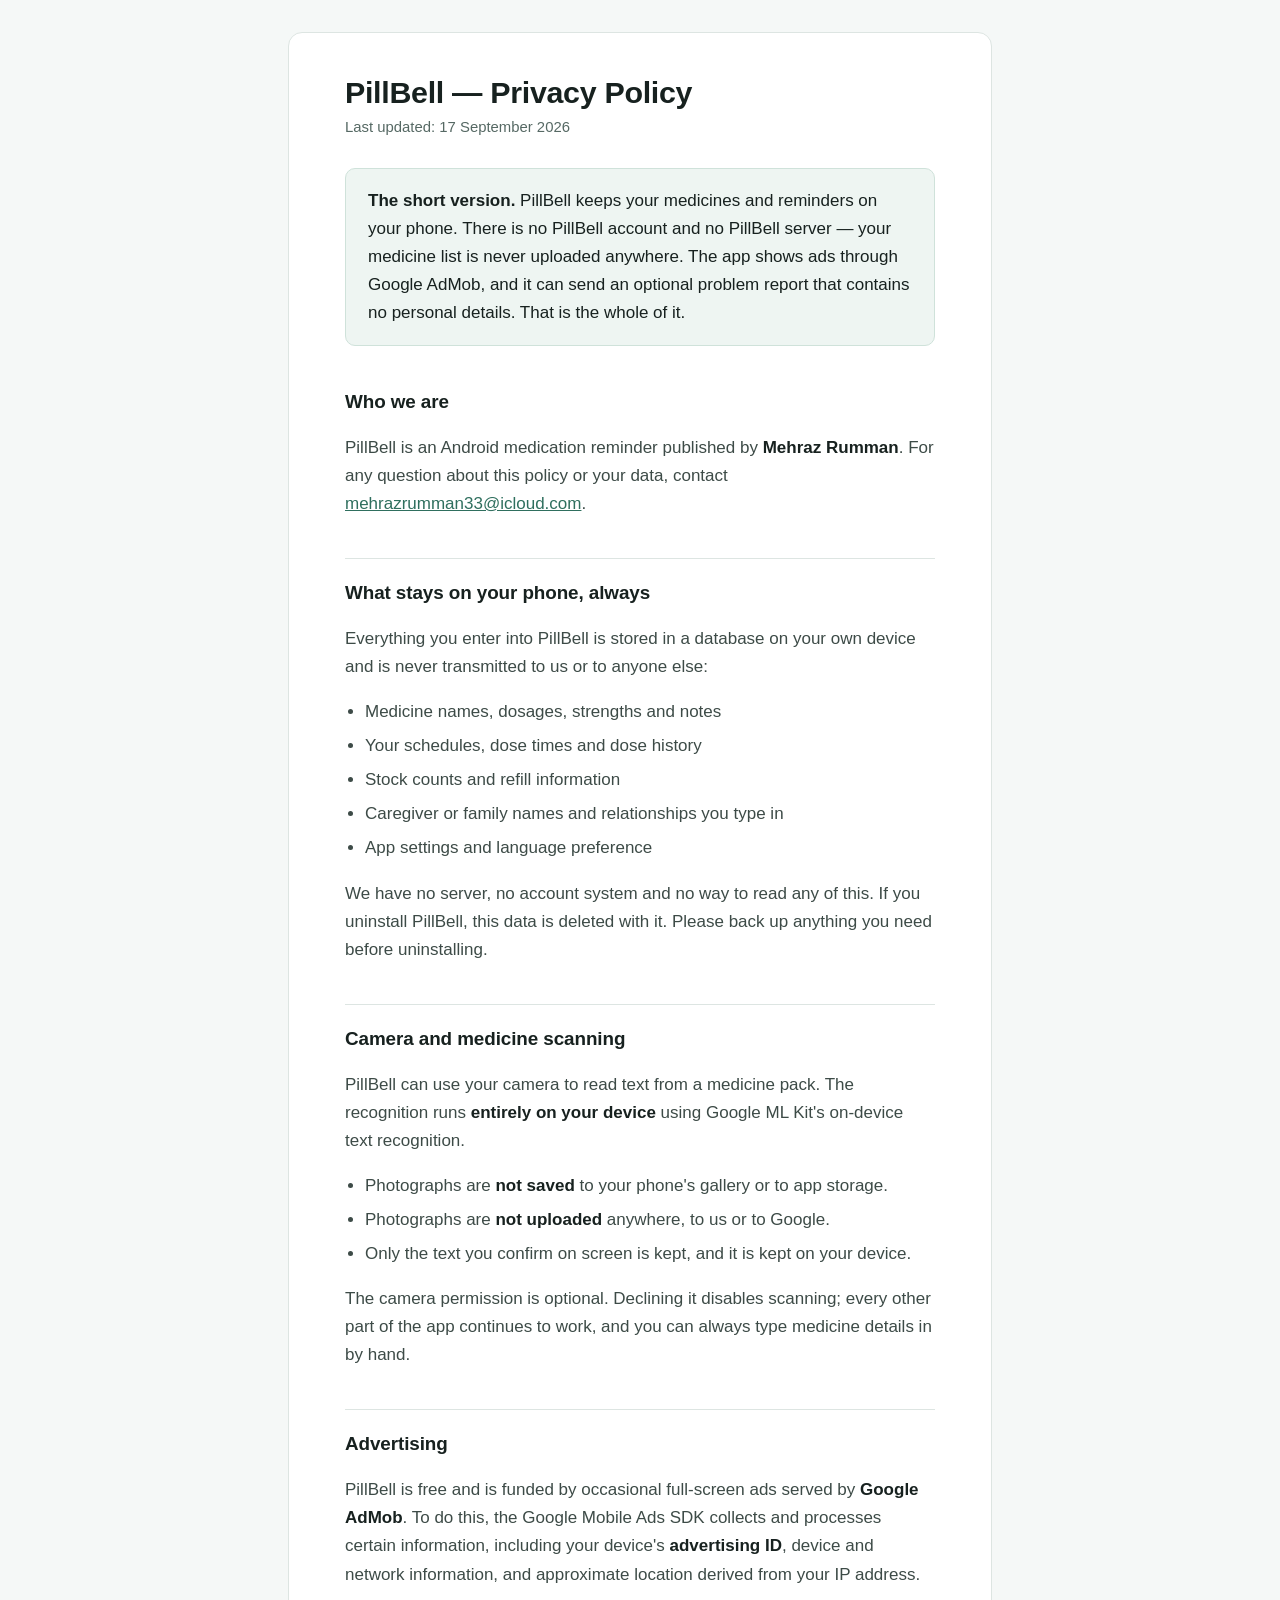
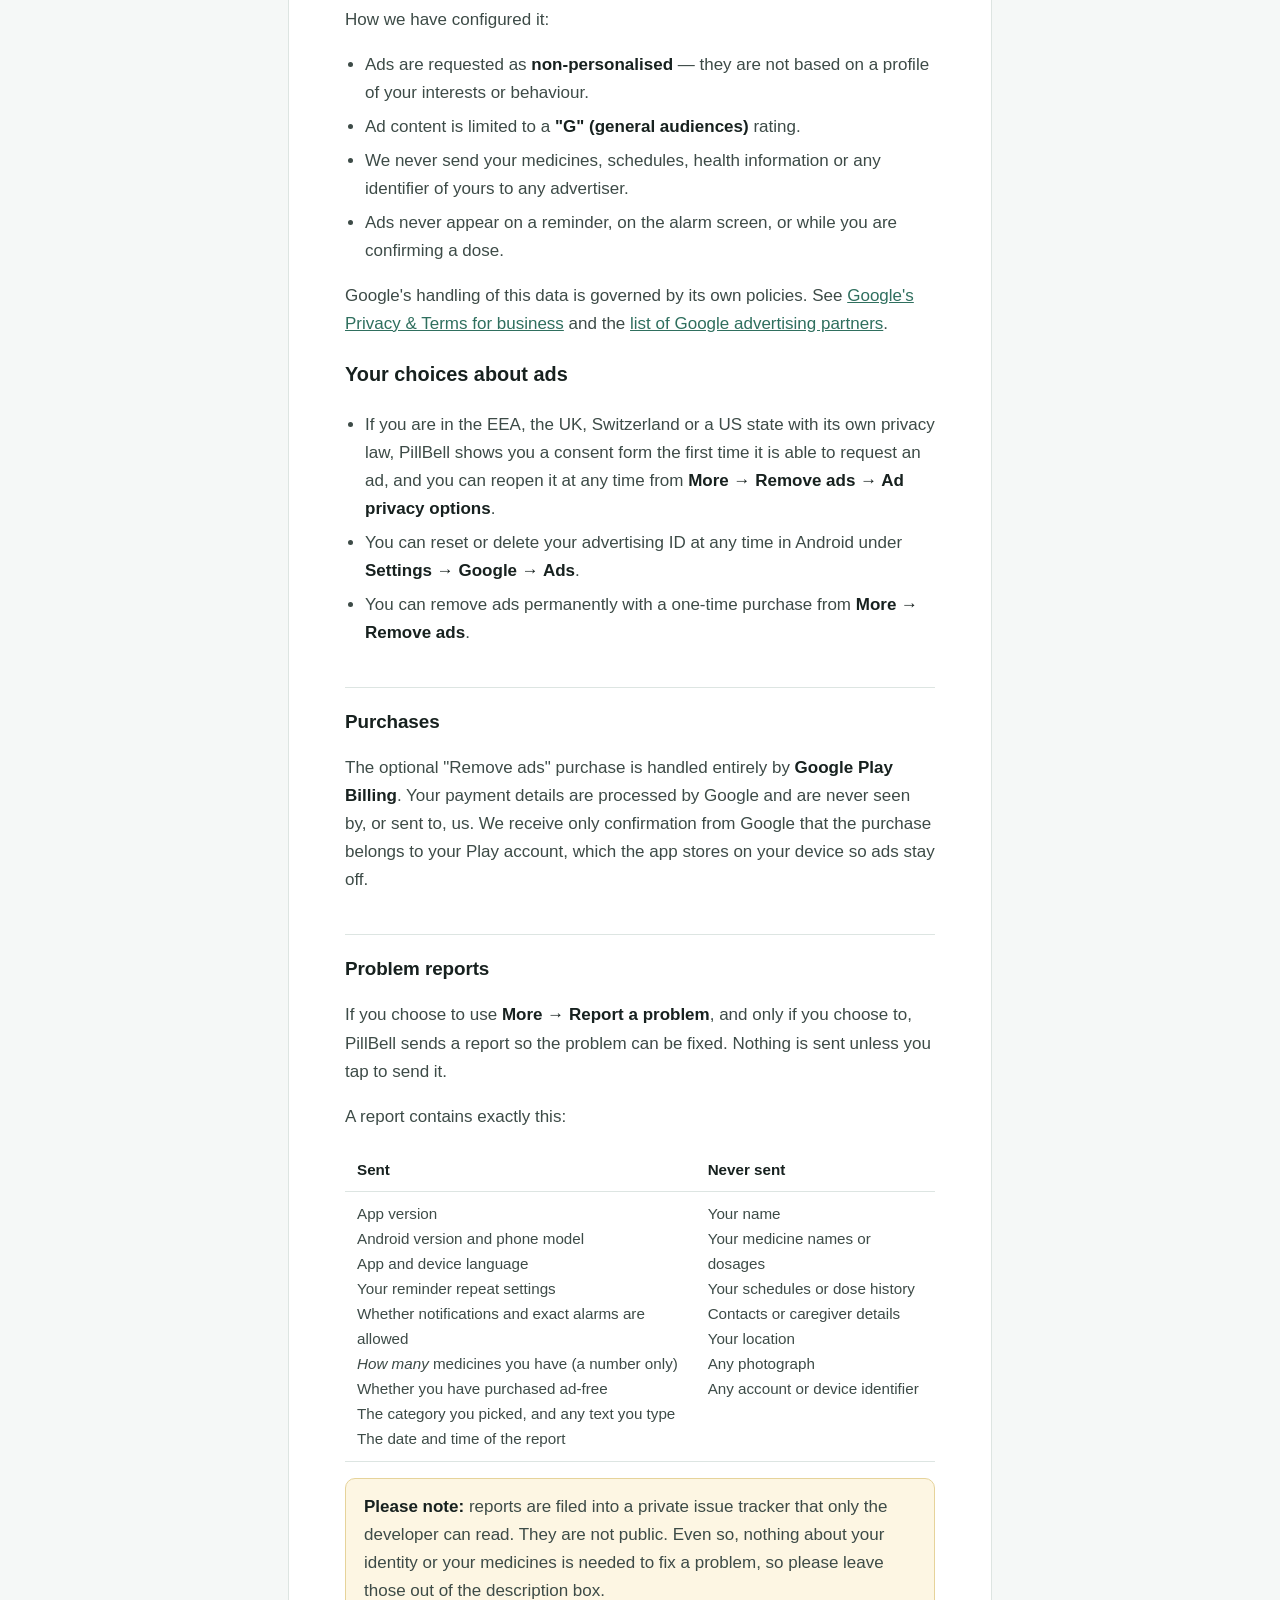
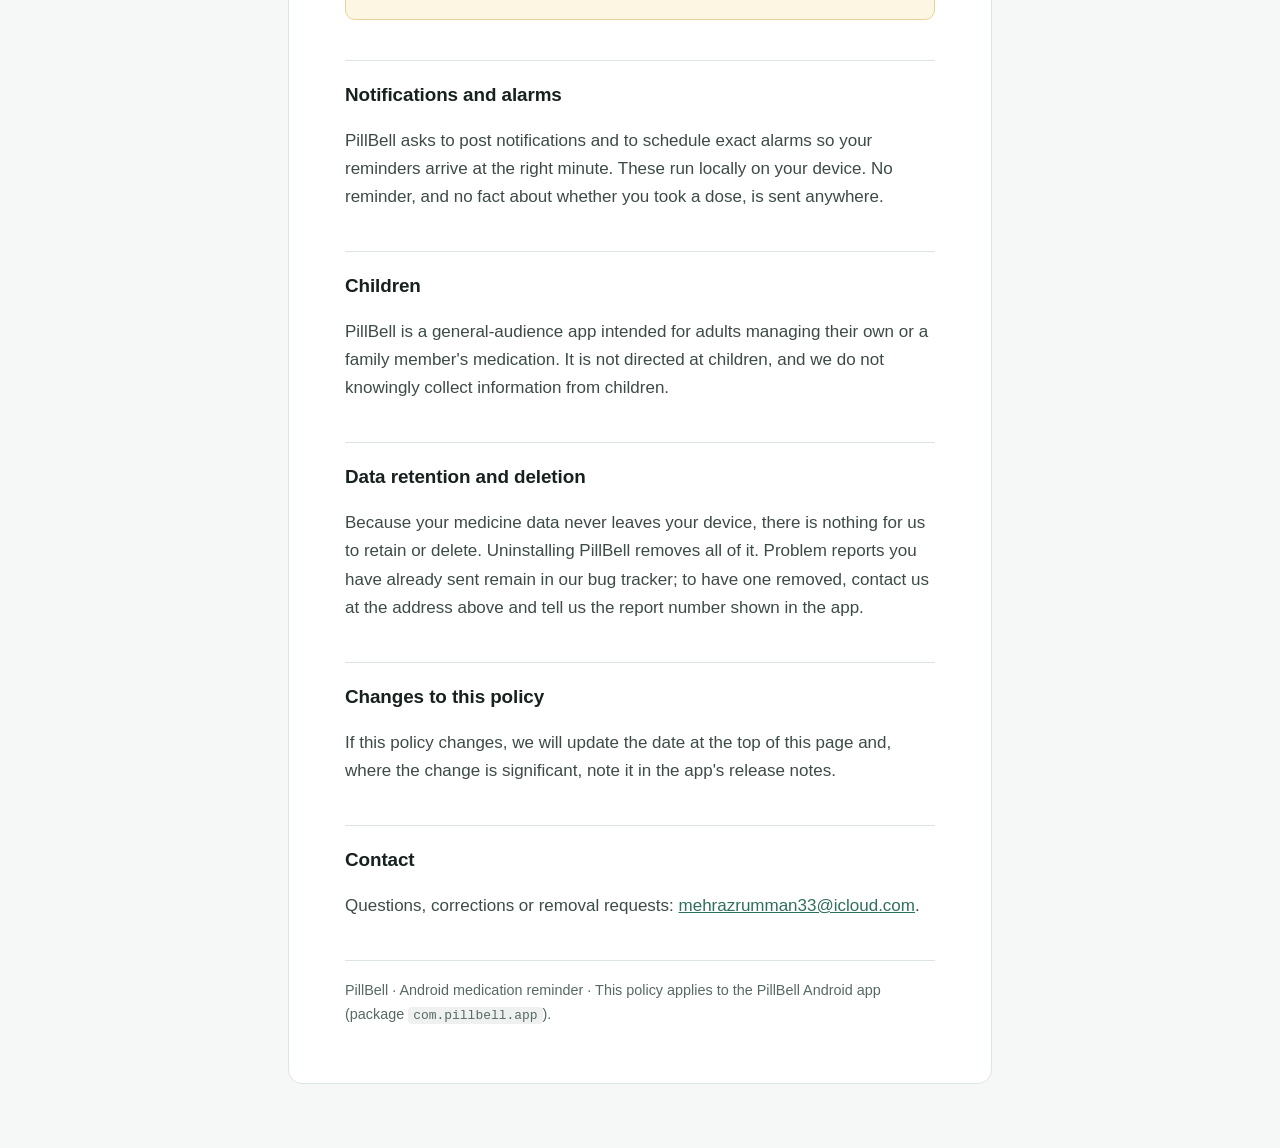
<file: privacy.html>
<!DOCTYPE html>
<html lang="en">
<head>
<meta charset="utf-8">
<meta name="viewport" content="width=device-width, initial-scale=1">
<title>PillBell — Privacy Policy</title>
<style>
  :root {
    --ink: #17211f;
    --ink2: #3d4b47;
    --ink3: #566964;
    --rule: #dde5e2;
    --surface: #ffffff;
    --bg: #f5f8f7;
    --accent: #2f6f5e;
    --warn-bg: #fdf6e3;
    --warn-rule: #e6d39a;
  }
  * { box-sizing: border-box; }
  body {
    margin: 0;
    padding: 0 16px 64px;
    background: var(--bg);
    color: var(--ink);
    font: 17px/1.65 -apple-system, BlinkMacSystemFont, "Segoe UI", Roboto, Helvetica, Arial, sans-serif;
  }
  main {
    max-width: 44rem;
    margin: 0 auto;
    background: var(--surface);
    padding: 40px clamp(20px, 5vw, 56px) 56px;
    border: 1px solid var(--rule);
    border-radius: 14px;
    margin-top: 32px;
  }
  h1 { font-size: 1.9rem; line-height: 1.25; margin: 0 0 4px; letter-spacing: -0.01em; }
  h2 {
    font-size: 1.18rem; margin: 40px 0 10px; padding-top: 18px;
    border-top: 1px solid var(--rule); letter-spacing: -0.005em;
  }
  h2:first-of-type { border-top: 0; padding-top: 0; }
  .updated { color: var(--ink3); font-size: 0.93rem; margin: 0 0 28px; }
  p, li { color: var(--ink2); }
  ul { padding-left: 1.25rem; }
  li { margin: 6px 0; }
  strong { color: var(--ink); }
  a { color: var(--accent); }
  .summary {
    background: #eef5f2; border: 1px solid #cfe2da; border-radius: 10px;
    padding: 18px 22px; margin: 0 0 8px;
  }
  .summary p { margin: 0; color: var(--ink); }
  .note {
    background: var(--warn-bg); border: 1px solid var(--warn-rule);
    border-radius: 10px; padding: 14px 18px; margin: 16px 0;
  }
  .note p { margin: 0; }
  table { border-collapse: collapse; width: 100%; margin: 14px 0; font-size: 0.95rem; }
  th, td { text-align: left; padding: 9px 12px; border-bottom: 1px solid var(--rule); vertical-align: top; }
  th { color: var(--ink); font-weight: 600; }
  td { color: var(--ink2); }
  footer { color: var(--ink3); font-size: 0.9rem; margin-top: 40px; padding-top: 18px; border-top: 1px solid var(--rule); }
  code { background: #eef1f0; padding: 1px 5px; border-radius: 4px; font-size: 0.9em; }
</style>
</head>
<body>
<main>

<h1>PillBell — Privacy Policy</h1>
<p class="updated">Last updated: 17 September 2026</p>

<div class="summary">
  <p><strong>The short version.</strong> PillBell keeps your medicines and reminders on your phone.
  There is no PillBell account and no PillBell server — your medicine list is never uploaded anywhere.
  The app shows ads through Google AdMob, and it can send an optional problem report that
  contains no personal details. That is the whole of it.</p>
</div>

<h2>Who we are</h2>
<p>PillBell is an Android medication reminder published by <strong>Mehraz Rumman</strong>.
For any question about this policy or your data, contact
<a href="mailto:mehrazrumman33@icloud.com">mehrazrumman33@icloud.com</a>.</p>

<h2>What stays on your phone, always</h2>
<p>Everything you enter into PillBell is stored in a database on your own device and is never
transmitted to us or to anyone else:</p>
<ul>
  <li>Medicine names, dosages, strengths and notes</li>
  <li>Your schedules, dose times and dose history</li>
  <li>Stock counts and refill information</li>
  <li>Caregiver or family names and relationships you type in</li>
  <li>App settings and language preference</li>
</ul>
<p>We have no server, no account system and no way to read any of this. If you uninstall PillBell,
this data is deleted with it. Please back up anything you need before uninstalling.</p>

<h2>Camera and medicine scanning</h2>
<p>PillBell can use your camera to read text from a medicine pack. The recognition runs
<strong>entirely on your device</strong> using Google ML Kit's on-device text recognition.</p>
<ul>
  <li>Photographs are <strong>not saved</strong> to your phone's gallery or to app storage.</li>
  <li>Photographs are <strong>not uploaded</strong> anywhere, to us or to Google.</li>
  <li>Only the text you confirm on screen is kept, and it is kept on your device.</li>
</ul>
<p>The camera permission is optional. Declining it disables scanning; every other part of the
app continues to work, and you can always type medicine details in by hand.</p>

<h2>Advertising</h2>
<p>PillBell is free and is funded by occasional full-screen ads served by
<strong>Google AdMob</strong>. To do this, the Google Mobile Ads SDK collects and processes
certain information, including your device's <strong>advertising ID</strong>, device and
network information, and approximate location derived from your IP address.</p>
<p>How we have configured it:</p>
<ul>
  <li>Ads are requested as <strong>non-personalised</strong> — they are not based on a profile
      of your interests or behaviour.</li>
  <li>Ad content is limited to a <strong>"G" (general audiences)</strong> rating.</li>
  <li>We never send your medicines, schedules, health information or any identifier of yours
      to any advertiser.</li>
  <li>Ads never appear on a reminder, on the alarm screen, or while you are confirming a dose.</li>
</ul>
<p>Google's handling of this data is governed by its own policies. See
<a href="https://business.safety.google/privacy/" rel="noopener">Google's Privacy &amp; Terms for
business</a> and the
<a href="https://support.google.com/admob/answer/9012903" rel="noopener">list of Google
advertising partners</a>.</p>

<h3>Your choices about ads</h3>
<ul>
  <li>If you are in the EEA, the UK, Switzerland or a US state with its own privacy law, PillBell
      shows you a consent form the first time it is able to request an ad, and you can reopen it
      at any time from <strong>More → Remove ads → Ad privacy options</strong>.</li>
  <li>You can reset or delete your advertising ID at any time in Android under
      <strong>Settings → Google → Ads</strong>.</li>
  <li>You can remove ads permanently with a one-time purchase from
      <strong>More → Remove ads</strong>.</li>
</ul>

<h2>Purchases</h2>
<p>The optional "Remove ads" purchase is handled entirely by <strong>Google Play Billing</strong>.
Your payment details are processed by Google and are never seen by, or sent to, us. We receive
only confirmation from Google that the purchase belongs to your Play account, which the app
stores on your device so ads stay off.</p>

<h2>Problem reports</h2>
<p>If you choose to use <strong>More → Report a problem</strong>, and only if you choose to,
PillBell sends a report so the problem can be fixed. Nothing is sent unless you tap to send it.</p>
<p>A report contains exactly this:</p>
<table>
  <tr><th>Sent</th><th>Never sent</th></tr>
  <tr>
    <td>
      App version<br>
      Android version and phone model<br>
      App and device language<br>
      Your reminder repeat settings<br>
      Whether notifications and exact alarms are allowed<br>
      <em>How many</em> medicines you have (a number only)<br>
      Whether you have purchased ad-free<br>
      The category you picked, and any text you type<br>
      The date and time of the report
    </td>
    <td>
      Your name<br>
      Your medicine names or dosages<br>
      Your schedules or dose history<br>
      Contacts or caregiver details<br>
      Your location<br>
      Any photograph<br>
      Any account or device identifier
    </td>
  </tr>
</table>

<div class="note">
  <p><strong>Please note:</strong> reports are filed into a private issue tracker that only the
  developer can read. They are not public. Even so, nothing about your identity or your
  medicines is needed to fix a problem, so please leave those out of the description box.</p>
</div>

<h2>Notifications and alarms</h2>
<p>PillBell asks to post notifications and to schedule exact alarms so your reminders arrive at
the right minute. These run locally on your device. No reminder, and no fact about whether you
took a dose, is sent anywhere.</p>

<h2>Children</h2>
<p>PillBell is a general-audience app intended for adults managing their own or a family member's
medication. It is not directed at children, and we do not knowingly collect information from
children.</p>

<h2>Data retention and deletion</h2>
<p>Because your medicine data never leaves your device, there is nothing for us to retain or
delete. Uninstalling PillBell removes all of it. Problem reports you have already sent remain in
our bug tracker; to have one removed, contact us at the address above and tell us the report
number shown in the app.</p>

<h2>Changes to this policy</h2>
<p>If this policy changes, we will update the date at the top of this page and, where the change
is significant, note it in the app's release notes.</p>

<h2>Contact</h2>
<p>Questions, corrections or removal requests:
<a href="mailto:mehrazrumman33@icloud.com">mehrazrumman33@icloud.com</a>.</p>

<footer>
  PillBell · Android medication reminder · This policy applies to the PillBell Android app
  (package <code>com.pillbell.app</code>).
</footer>

</main>
</body>
</html>
</file>
<file: styles.css>
/* ==========================================================================
   Mehraz Hossain Rumman — portfolio
   Dark-first, tech aesthetic. Tokens on :root; the light theme swaps tokens.
   ========================================================================== */

:root {
  --bg: #09090b;
  --bg-2: #0e0e13;
  --surface: rgba(255, 255, 255, 0.028);
  --surface-2: rgba(255, 255, 255, 0.05);
  --border: rgba(255, 255, 255, 0.09);
  --border-strong: rgba(255, 255, 255, 0.2);
  --text: #ededf0;
  --text-2: #a1a1aa;
  --text-3: #6e6e78;
  --accent: #a78bfa;
  --accent-2: #22d3ee;
  --accent-ink: #09090b;
  --glow-a: rgba(139, 92, 246, 0.38);
  --glow-b: rgba(34, 211, 238, 0.24);
  --spot: rgba(167, 139, 250, 0.14);
  --solid-bg: #ffffff;
  --solid-fg: #09090b;
  --green: #4ade80;
  --dot: rgba(255, 255, 255, 0.07);
  --shadow: 0 30px 80px -30px rgba(0, 0, 0, 0.8);
  --nav-bg: rgba(14, 14, 19, 0.7);

  --font: "Geist", "Inter", system-ui, -apple-system, "Segoe UI", sans-serif;
  --mono: "Geist Mono", "JetBrains Mono", ui-monospace, SFMono-Regular, Menlo, monospace;
  --radius: 18px;
  --radius-sm: 12px;
  --container: 1140px;
  color-scheme: dark;
}

:root[data-theme="light"] {
  --bg: #fafafa;
  --bg-2: #ffffff;
  --surface: rgba(255, 255, 255, 0.85);
  --surface-2: rgba(0, 0, 0, 0.035);
  --border: rgba(9, 9, 11, 0.09);
  --border-strong: rgba(9, 9, 11, 0.22);
  --text: #09090b;
  --text-2: #52525b;
  --text-3: #8a8a94;
  --accent: #7c3aed;
  --accent-2: #0891b2;
  --accent-ink: #ffffff;
  --glow-a: rgba(124, 58, 237, 0.18);
  --glow-b: rgba(8, 145, 178, 0.14);
  --spot: rgba(124, 58, 237, 0.08);
  --solid-bg: #09090b;
  --solid-fg: #ffffff;
  --green: #16a34a;
  --dot: rgba(9, 9, 11, 0.09);
  --shadow: 0 30px 80px -30px rgba(9, 9, 11, 0.25);
  --nav-bg: rgba(255, 255, 255, 0.72);
  color-scheme: light;
}

/* ---------- Base ---------- */
*, *::before, *::after { box-sizing: border-box; }
html { scroll-behavior: smooth; -webkit-text-size-adjust: 100%; background: var(--bg); }
body {
  margin: 0; font-family: var(--font); font-size: 16px; line-height: 1.6; color: var(--text); background: var(--bg);
  background-image: radial-gradient(var(--dot) 1px, transparent 1px); background-size: 26px 26px;
  -webkit-font-smoothing: antialiased; overflow-x: hidden;
}
img { max-width: 100%; display: block; }
a { color: inherit; text-decoration: none; }
strong { color: var(--text); font-weight: 600; }
ul, ol { margin: 0; padding: 0; list-style: none; }
p { margin: 0; }
h1, h2, h3 { margin: 0; font-weight: 600; letter-spacing: -0.02em; line-height: 1.1; }
button { font: inherit; color: inherit; }
::selection { background: var(--accent); color: var(--accent-ink); }

.container { width: min(var(--container), 100% - 2.5rem); margin-inline: auto; }
.mono { font-family: var(--mono); font-size: 0.78rem; color: var(--text-3); letter-spacing: 0.01em; }
.muted { color: var(--text-3); }
.mt { margin-top: 1.1rem; }
.grad { background: linear-gradient(90deg, var(--accent), var(--accent-2)); -webkit-background-clip: text; background-clip: text; color: transparent; }
.arr { display: inline-block; transition: transform 0.2s; }
a:hover .arr { transform: translateX(3px); }
.icon { width: 1.1rem; height: 1.1rem; fill: none; stroke: currentColor; stroke-width: 1.8; stroke-linecap: round; stroke-linejoin: round; flex-shrink: 0; }

.skip-link { position: absolute; left: 1rem; top: -3rem; padding: 0.5rem 0.9rem; border-radius: 8px; background: var(--solid-bg); color: var(--solid-fg); font-weight: 600; z-index: 100; }
.skip-link:focus { top: 1rem; }
:focus-visible { outline: 2px solid var(--accent); outline-offset: 3px; border-radius: 6px; }

/* ---------- Backdrop glow ---------- */
.backdrop { position: fixed; inset: 0; z-index: -1; pointer-events: none; overflow: hidden; }
.orb { position: absolute; border-radius: 50%; filter: blur(80px); opacity: 0.9; }
.orb-a { width: 60vw; height: 60vw; max-width: 760px; max-height: 760px; top: -28vw; right: -18vw; background: radial-gradient(circle, var(--glow-a), transparent 65%); }
.orb-b { width: 45vw; height: 45vw; max-width: 560px; max-height: 560px; top: 30vh; left: -20vw; background: radial-gradient(circle, var(--glow-b), transparent 65%); }

/* ---------- Nav ---------- */
.nav-wrap { position: sticky; top: 0.85rem; z-index: 50; padding-inline: 1.25rem; }
.nav {
  width: min(var(--container), 100%); margin-inline: auto; display: flex; align-items: center; gap: 1rem; justify-content: space-between;
  padding: 0.5rem 0.6rem 0.5rem 0.9rem; border-radius: 999px; border: 1px solid var(--border);
  background: var(--nav-bg); -webkit-backdrop-filter: blur(16px) saturate(1.4); backdrop-filter: blur(16px) saturate(1.4);
  box-shadow: 0 10px 40px -20px rgba(0, 0, 0, 0.6);
}
.brand { display: inline-flex; align-items: center; gap: 0.6rem; font-weight: 600; white-space: nowrap; }
.brand-mark {
  display: grid; place-items: center; width: 32px; height: 32px; border-radius: 10px; font-family: var(--mono); font-size: 0.72rem; font-weight: 600;
  color: #fff; background: linear-gradient(135deg, #8b5cf6, #22d3ee);
}
.nav-links { display: flex; gap: 0.15rem; }
.nav-links a { display: inline-block; padding: 0.45rem 0.7rem; border-radius: 999px; font-size: 0.88rem; font-weight: 500; color: var(--text-2); white-space: nowrap; transition: color 0.15s, background 0.15s; }
.nav-links a:hover, .nav-links a.active { color: var(--text); background: var(--surface-2); }
.nav-actions { display: flex; align-items: center; gap: 0.4rem; flex-shrink: 0; }
.brand { flex-shrink: 0; }
.nav-links { flex: 1 1 auto; justify-content: center; min-width: 0; }
.nav-cta { white-space: nowrap; }
.nav-contact-item { display: none; }
.icon-btn {
  display: grid; place-items: center; width: 38px; height: 38px; border-radius: 999px; border: 1px solid var(--border); background: transparent; cursor: pointer;
  color: var(--text-2); transition: color 0.15s, border-color 0.15s, background 0.15s, transform 0.15s;
}
.icon-btn:hover { color: var(--text); border-color: var(--border-strong); background: var(--surface-2); transform: translateY(-1px); }
.icon-moon, :root[data-theme="light"] .icon-sun { display: none; }
:root[data-theme="light"] .icon-moon { display: block; }
.nav-toggle { display: none; }
.nav-toggle .icon-close { display: none; }
.nav-toggle[aria-expanded="true"] .icon-menu { display: none; }
.nav-toggle[aria-expanded="true"] .icon-close { display: block; }

/* ---------- Buttons ---------- */
.btn {
  display: inline-flex; align-items: center; gap: 0.5rem; padding: 0.7rem 1.15rem; border-radius: 999px; font-weight: 600; font-size: 0.92rem;
  border: 1px solid transparent; cursor: pointer; transition: transform 0.15s, background 0.15s, border-color 0.15s, box-shadow 0.15s;
}
.btn:hover { transform: translateY(-1px); }
.btn-solid { background: var(--solid-bg); color: var(--solid-fg); }
.btn-solid:hover { box-shadow: 0 12px 30px -12px var(--glow-a); }
.btn-ghost { background: transparent; color: var(--text); border-color: var(--border-strong); }
.btn-ghost:hover { border-color: var(--text); background: var(--surface-2); }
.btn-sm { padding: 0.5rem 0.95rem; font-size: 0.85rem; }
.btn-lg { padding: 0.95rem 1.5rem; font-size: 1.05rem; }

/* ---------- Cards ---------- */
.card {
  position: relative; overflow: hidden; border-radius: var(--radius); border: 1px solid var(--border); background: var(--surface);
  transition: border-color 0.2s, transform 0.2s, box-shadow 0.2s;
}
.card::before {
  content: ""; position: absolute; inset: 0; border-radius: inherit; pointer-events: none; opacity: 0; transition: opacity 0.3s;
  background: radial-gradient(520px circle at var(--mx, 50%) var(--my, 50%), var(--spot), transparent 42%);
}
.card:hover::before { opacity: 1; }
a.card:hover, .project:hover { border-color: var(--border-strong); transform: translateY(-2px); box-shadow: var(--shadow); }
.card > * { position: relative; }

/* ---------- Hero ---------- */
.hero { display: grid; grid-template-columns: 1.1fr 0.9fr; gap: 3rem; align-items: center; padding-block: clamp(3.5rem, 8vw, 6.5rem) clamp(2rem, 4vw, 3rem); }
.status { display: inline-flex; align-items: center; gap: 0.6rem; padding: 0.4rem 0.85rem 0.4rem 0.6rem; border-radius: 999px; border: 1px solid var(--border); background: var(--surface); font-family: var(--mono); font-size: 0.74rem; color: var(--text-2); margin-bottom: 1.5rem; }
.status-dot { position: relative; width: 8px; height: 8px; border-radius: 50%; background: var(--green); }
.status-dot::after { content: ""; position: absolute; inset: -4px; border-radius: 50%; border: 1px solid var(--green); animation: ping 2s ease-out infinite; }
@keyframes ping { 0% { transform: scale(0.5); opacity: 0.9; } 100% { transform: scale(1.7); opacity: 0; } }
.hero-title { font-size: clamp(2.7rem, 6.5vw, 4.6rem); letter-spacing: -0.035em; line-height: 1.02; }
.hero-lead { margin-top: 1.4rem; font-size: clamp(1.02rem, 1.4vw, 1.15rem); color: var(--text-2); max-width: 54ch; }
.hero-lead a { color: var(--text); border-bottom: 1px solid var(--border-strong); }
.hero-lead a:hover { border-color: var(--accent); }
.hero-actions { display: flex; flex-wrap: wrap; align-items: center; gap: 0.7rem; margin-top: 1.9rem; }
.socials { display: flex; gap: 0.4rem; margin-left: 0.4rem; }

/* Developer ID card */
.id-card { perspective: 1200px; }
.id-inner {
  --rx: 0deg; --ry: 0deg; --sx: 50%; --sy: 50%;
  position: relative; overflow: hidden; padding: 1.5rem; border-radius: 22px; border: 1px solid transparent;
  background: linear-gradient(var(--bg-2), var(--bg-2)) padding-box, linear-gradient(135deg, var(--accent), var(--accent-2) 45%, var(--border) 70%) border-box;
  box-shadow: var(--shadow); transform: rotateX(var(--rx)) rotateY(var(--ry)); transform-style: preserve-3d; transition: transform 0.18s ease;
}
.id-inner::before { content: ""; position: absolute; inset: 0; pointer-events: none; background-image: radial-gradient(var(--dot) 1px, transparent 1px); background-size: 18px 18px; opacity: 0.6; }
.id-sheen { position: absolute; inset: 0; pointer-events: none; opacity: 0; transition: opacity 0.3s; background: radial-gradient(420px circle at var(--sx) var(--sy), rgba(255, 255, 255, 0.12), transparent 45%); }
.id-card:hover .id-sheen { opacity: 1; }
.id-inner > * { position: relative; }
.id-top { display: flex; justify-content: space-between; align-items: center; margin-bottom: 1.25rem; }
.id-top .mono { text-transform: uppercase; letter-spacing: 0.14em; font-size: 0.68rem; }
.id-chip { display: inline-grid; grid-template-columns: repeat(3, 8px); gap: 4px; padding: 5px 7px; border-radius: 6px; background: linear-gradient(135deg, #fbbf24, #f59e0b); }
.id-chip span { display: block; height: 14px; border-radius: 2px; background: rgba(0, 0, 0, 0.28); }
.id-person { display: flex; align-items: center; gap: 1rem; }
.id-photo { width: 84px; height: 84px; border-radius: 20px; object-fit: cover; border: 1px solid var(--border-strong); box-shadow: 0 0 0 4px var(--surface-2); }
.id-name { font-size: 1.15rem; font-weight: 600; letter-spacing: -0.02em; }
.id-role { color: var(--text-2); font-size: 0.92rem; margin-top: 0.1rem; }
.id-loc { display: inline-flex; align-items: center; gap: 0.5rem; margin-top: 0.4rem; font-size: 0.72rem; }
.id-facts { margin: 1.25rem 0 0; display: grid; grid-template-columns: 1fr 1fr; gap: 0.6rem; }
.id-facts > div { padding: 0.6rem 0.75rem; border-radius: 12px; background: var(--surface-2); border: 1px solid var(--border); }
.id-facts dt { font-family: var(--mono); font-size: 0.64rem; text-transform: uppercase; letter-spacing: 0.1em; color: var(--text-3); }
.id-facts dd { margin: 0.15rem 0 0; font-size: 0.86rem; font-weight: 500; color: var(--text); }
.id-foot { display: flex; justify-content: space-between; align-items: center; gap: 1rem; margin-top: 1.2rem; padding-top: 1rem; border-top: 1px solid var(--border); flex-wrap: wrap; }
.gh-stats { display: flex; gap: 1rem; font-size: 0.82rem; color: var(--text-2); }
.gh-stats strong { color: var(--text); font-variant-numeric: tabular-nums; }
.id-link { font-family: var(--mono); font-size: 0.72rem; color: var(--text-2); }
.id-link:hover { color: var(--text); }

/* GitHub tile */
.tile-github { grid-column: span 3; grid-row: span 2; display: flex; flex-direction: column; }
.tile-head { display: flex; justify-content: space-between; align-items: baseline; gap: 0.5rem; }
.tile-more { font-size: 0.78rem; font-weight: 500; color: var(--text-3); white-space: nowrap; }
.tile-more:hover { color: var(--text); }
.gh-repos { display: grid; gap: 0.5rem; margin-top: 0.4rem; }
.gh-repos a { display: grid; gap: 0.15rem; padding: 0.65rem 0.75rem; border-radius: 10px; border: 1px solid var(--border); background: var(--surface-2); transition: border-color 0.15s, transform 0.15s; }
.gh-repos a:hover { border-color: var(--border-strong); transform: translateX(2px); }
.gh-name { font-weight: 600; font-size: 0.92rem; }
.gh-desc { font-size: 0.8rem; color: var(--text-2); line-height: 1.4; display: -webkit-box; -webkit-line-clamp: 1; -webkit-box-orient: vertical; overflow: hidden; }
.gh-meta { font-size: 0.68rem; margin-top: 0.15rem; }

/* ---------- Bento ---------- */
.intro-video { padding-block: 1rem clamp(3rem, 6vw, 5rem); }
.intro-video .eyebrow a { color: var(--text-2); text-transform: none; letter-spacing: 0; }
.intro-video .eyebrow a:hover { color: var(--text); }
.video-frame { aspect-ratio: 16 / 9; max-width: 960px; margin-inline: auto; background: var(--bg-2); }
.video-frame iframe { display: block; width: 100%; height: 100%; border: 0; }
.intro-video .eyebrow { max-width: 960px; margin-inline: auto; margin-bottom: 0.8rem; }

.bento { display: grid; grid-template-columns: repeat(12, minmax(0, 1fr)); grid-auto-rows: auto; gap: 1rem; padding-block: 1.5rem 2rem; }
.tile { padding: 1.35rem 1.4rem; }
.tile-label { font-family: var(--mono); font-size: 0.7rem; text-transform: uppercase; letter-spacing: 0.12em; color: var(--accent); margin-bottom: 0.65rem; }
.tile-title { font-size: 1.3rem; margin-bottom: 0.5rem; }
.tile-text { color: var(--text-2); font-size: 0.95rem; }
.tile .tile-logo { position: absolute; top: 0.95rem; right: 0.95rem; width: 36px; height: 36px; padding: 5px; border-radius: 10px; border: 1px solid var(--border); background: #fff; object-fit: contain; }
.tile .tile-logo-bleed { padding: 2px; }
.tile-now { grid-column: span 5; grid-row: span 2; }
.tile-now .chips { margin-top: 1rem; }
.tile-stats { grid-column: span 4; grid-row: span 2; display: grid; grid-template-columns: 1fr 1fr; gap: 0.5rem; }
.stat { display: flex; flex-direction: column; justify-content: flex-end; padding: 0.75rem; border-radius: var(--radius-sm); background: var(--surface-2); border: 1px solid var(--border); }
.stat-num { font-size: 2.1rem; font-weight: 600; letter-spacing: -0.04em; line-height: 1; }
.stat-cap { margin-top: 0.4rem; line-height: 1.5; min-height: 3em; font-family: var(--mono); font-size: 0.68rem; color: var(--text-3); text-transform: uppercase; letter-spacing: 0.06em; }
.tile-about { grid-column: span 7; }
.tile-edu { grid-column: span 3; }
.tile-geo { grid-column: span 2; }
.geo { font-size: 0.9rem; color: var(--text); line-height: 1.5; margin-bottom: 0.5rem; }
.tile-marquee { grid-column: span 12; padding: 0; display: flex; align-items: center; min-height: 60px; }
.marquee { width: 100%; overflow: hidden; -webkit-mask-image: linear-gradient(90deg, transparent, #000 10%, #000 90%, transparent); mask-image: linear-gradient(90deg, transparent, #000 10%, #000 90%, transparent); }
.marquee-track { display: flex; gap: 2.5rem; width: max-content; padding-inline: 1.25rem; animation: marquee 38s linear infinite; }
.marquee:hover .marquee-track { animation-play-state: paused; }
.marquee-track li { font-family: var(--mono); font-size: 0.8rem; color: var(--text-2); white-space: nowrap; }
.si-inline { display: inline-block; width: 0.95em; height: 0.95em; margin-right: 0.3em; vertical-align: -0.12em; opacity: 1; }
.marquee-track .si { display: inline-block; margin-right: 0.45rem; vertical-align: -2px; }
.marquee-track li::before { content: "◆"; font-size: 0.5rem; color: var(--accent); margin-right: 2.5rem; vertical-align: middle; }
@keyframes marquee { to { transform: translateX(-50%); } }

/* ---------- Chips / badges ---------- */
.chips { display: flex; flex-wrap: wrap; gap: 0.4rem; margin-top: 0.9rem; }
.chips li { font-family: var(--mono); font-size: 0.7rem; padding: 0.25rem 0.6rem; border-radius: 6px; border: 1px solid var(--border); background: var(--surface-2); color: var(--text-2); }
.chips-lg { margin-top: 0; }
.chips li:has(.si) { display: inline-flex; align-items: center; gap: 0.4rem; }
.si { flex: none; width: 13px; height: 13px; background: currentColor; -webkit-mask: var(--si) center / contain no-repeat; mask: var(--si) center / contain no-repeat; opacity: 0.85; }
.chips-lg li { font-size: 0.78rem; padding: 0.38rem 0.75rem; color: var(--text); }
.badge { display: inline-flex; align-items: center; font-family: var(--mono); font-size: 0.68rem; padding: 0.25rem 0.6rem; border-radius: 999px; border: 1px solid var(--border); background: var(--surface-2); color: var(--text-2); white-space: nowrap; }
.badge-grad { border-color: transparent; color: #fff; background: linear-gradient(90deg, #8b5cf6, #06b6d4); }

/* ---------- Sections ---------- */
.section { padding-block: clamp(3rem, 6vw, 5rem); }
.section-head { margin-bottom: 2rem; }
.eyebrow { font-family: var(--mono); font-size: 0.74rem; text-transform: uppercase; letter-spacing: 0.14em; color: var(--accent); margin-bottom: 0.6rem; }
.section-title { font-size: clamp(1.8rem, 3.6vw, 2.6rem); letter-spacing: -0.03em; }
.section-sub { margin-top: 0.7rem; color: var(--text-2); max-width: 60ch; }
.section-sub a { color: var(--text); border-bottom: 1px solid var(--border-strong); }
.grid { display: grid; gap: 1.1rem; }
.grid-2 { grid-template-columns: repeat(2, minmax(0, 1fr)); }
.grid-3 { grid-template-columns: repeat(3, minmax(0, 1fr)); }

/* ---------- Timeline ---------- */
.timeline { position: relative; display: grid; gap: 1.5rem; }
.tl-item { display: grid; grid-template-columns: 200px 1fr; gap: 2.5rem; position: relative; }
.tl-item::before { content: ""; position: absolute; left: 212px; top: 1.35rem; bottom: -1.5rem; width: 1px; background: var(--border); }
.tl-item:last-child::before { bottom: 0; }
.tl-item::after { content: ""; position: absolute; left: 208px; top: 1.05rem; width: 9px; height: 9px; border-radius: 50%; background: var(--accent); box-shadow: 0 0 0 4px var(--bg), 0 0 18px var(--accent); }
.tl-meta { display: grid; gap: 0.25rem; align-content: start; padding-top: 1rem; }
.tl-meta .mono { color: var(--text); }
.tl-loc { font-size: 0.85rem; color: var(--text-3); }
.tl-card { padding: 1.4rem 1.5rem; }
.tl-title { font-size: 1.25rem; margin-bottom: 0.9rem; }
.tl-head { display: flex; align-items: center; gap: 0.9rem; margin-bottom: 0.9rem; }
.tl-head .tl-title { margin-bottom: 0; }
.tl-logo { flex: none; width: 44px; height: 44px; padding: 7px; border-radius: var(--radius-sm); border: 1px solid var(--border); background: #fff; object-fit: contain; }
.tl-logo-bleed { padding: 1px; }
.tl-mark { display: grid; place-items: center; padding: 0; font-family: var(--mono); font-size: 0.85rem; font-weight: 600; color: var(--text); background: var(--surface-2); }
.tl-at { color: var(--text-2); font-weight: 500; }
.tl-at::before { content: "· "; color: var(--text-3); }
.bullets { display: grid; gap: 0.55rem; }
.bullets li { position: relative; padding-left: 1.2rem; color: var(--text-2); font-size: 0.95rem; }
.bullets li::before { content: ""; position: absolute; left: 0; top: 0.65em; width: 6px; height: 6px; border-radius: 2px; background: linear-gradient(135deg, var(--accent), var(--accent-2)); }
.links-row { display: flex; flex-wrap: wrap; gap: 1.25rem; margin-top: 1rem; font-size: 0.9rem; font-weight: 600; }
.links-row a { color: var(--accent); }

/* ---------- Projects ---------- */
.project { display: block; padding: 1.4rem 1.5rem; }
.project-top { display: flex; justify-content: space-between; align-items: center; margin-bottom: 1rem; }
.arr-box { display: grid; place-items: center; width: 30px; height: 30px; border-radius: 8px; border: 1px solid var(--border); color: var(--text-2); transition: transform 0.2s, color 0.15s, border-color 0.15s; }
.project:hover .arr-box { transform: translate(2px, -2px); color: var(--text); border-color: var(--border-strong); }
.project-title { font-size: 1.35rem; margin-bottom: 0.5rem; }
.project p { color: var(--text-2); font-size: 0.95rem; }
.project-featured { padding: 1.75rem; }
.sources { display: grid; gap: 0.4rem; margin-top: 0.9rem; font-family: var(--mono); font-size: 0.78rem; }
.sources li { display: flex; justify-content: space-between; gap: 0.75rem; padding-bottom: 0.4rem; border-bottom: 1px dashed var(--border); color: var(--text-2); }
.sources li:last-child { border-bottom: 0; padding-bottom: 0; }
.sources a { display: inline-flex; align-items: center; gap: 0.35rem; color: var(--text); }
.src-ico { width: 16px; height: 16px; border-radius: 4px; background: #fff; }
.sources a:hover { color: var(--accent); }
.project-featured::after { content: ""; position: absolute; inset: 0 0 auto 0; height: 2px; background: linear-gradient(90deg, var(--accent), var(--accent-2)); }
.project-featured .project-title { font-size: 1.7rem; }

/* ---------- Data analysis ---------- */
.analysis { display: flex; flex-direction: column; }
.analysis-cover { display: block; aspect-ratio: 1200 / 630; overflow: hidden; border-bottom: 1px solid var(--border); background: #fff; }
.analysis-cover img { width: 100%; height: 100%; object-fit: cover; object-position: top center; transition: transform 0.5s ease; }
.analysis-cover:hover img { transform: scale(1.03); }
.analysis-cover .badge { position: absolute; top: 0.9rem; right: 0.9rem; box-shadow: 0 6px 20px -6px rgba(0, 0, 0, 0.5); }
.analysis-body { display: flex; flex-direction: column; flex: 1; padding: 1.4rem 1.5rem 1.5rem; }
.analysis-body > p { color: var(--text-2); font-size: 0.95rem; }
.analysis-years { color: var(--text-3); font-size: 0.75rem; }
.analysis-stats { display: grid; grid-template-columns: repeat(3, minmax(0, 1fr)); gap: 0.6rem; margin-top: 1.1rem; }
.analysis-stats div { padding: 0.7rem 0.8rem; border-radius: var(--radius-sm); border: 1px solid var(--border); background: var(--surface-2); }
.analysis-stats dt { font-size: 1.2rem; font-weight: 650; letter-spacing: -0.02em; background: linear-gradient(90deg, var(--accent), var(--accent-2)); -webkit-background-clip: text; background-clip: text; color: transparent; }
.analysis-stats dd { margin: 0.15rem 0 0; font-size: 0.74rem; line-height: 1.35; color: var(--text-2); }
.analysis-thumbs { display: grid; grid-template-columns: 1fr 1fr; gap: 0.6rem; margin-top: 0.9rem; }
.analysis-thumbs a { display: block; aspect-ratio: 16 / 9; overflow: hidden; border-radius: var(--radius-sm); border: 1px solid var(--border); background: #fff; transition: border-color 0.15s; }
.analysis-thumbs a:hover { border-color: var(--border-strong); }
.analysis-thumbs img { width: 100%; height: 100%; object-fit: cover; object-position: left top; }
.analysis .links-row { margin-top: auto; padding-top: 1rem; }

.project code { font-family: var(--mono); font-size: 0.85em; color: var(--text); }
.pcard { display: flex; flex-direction: column; padding: 0; }
.pcard-cover { position: relative; display: block; aspect-ratio: 16 / 9; overflow: hidden; border-bottom: 1px solid var(--border); background: #18181b; }
.pcard-cover img { width: 100%; height: 100%; object-fit: cover; object-position: top center; transition: transform 0.5s ease; }
.pcard:hover .pcard-cover img { transform: scale(1.03); }
.pcard-body .project-top { min-height: 30px; }
.pcard-body { display: flex; flex-direction: column; flex: 1; padding: 1.3rem 1.4rem 1.4rem; }
.pcard-body .chips { margin-top: auto; padding-top: 0.9rem; }
.code-window { display: flex; flex-direction: column; background: #0b0b10; container-type: inline-size; }
.code-bar { flex: none; display: flex; align-items: center; gap: 6px; padding: 0.6rem 0.9rem; border-bottom: 1px solid rgba(255, 255, 255, 0.07); }
.code-bar span { width: 10px; height: 10px; border-radius: 50%; background: rgba(255, 255, 255, 0.14); }
.code-bar span:first-child { background: #ff5f57; } .code-bar span:nth-child(2) { background: #febc2e; } .code-bar span:nth-child(3) { background: #28c840; }
.code-bar em { margin-left: 0.6rem; font-style: normal; font-family: var(--mono); font-size: 0.72rem; color: #8a8a94; }
.code-window pre { flex: 1; margin: 0; padding: 3cqi 4cqi; overflow: hidden; font-family: var(--mono); font-size: 2.85cqi; line-height: 1.5; color: #d4d4d8; white-space: pre; }
.code-window code { font-size: inherit; color: inherit; }
.code-window i, .code-window b, .code-window u { font-style: normal; font-weight: 400; text-decoration: none; }
.code-window .t { color: #67e8f9; } .code-window .s { color: #a5e6a1; } .code-window .n { color: #fbbf77; } .code-window .k { color: #c4b5fd; } .code-window .c { color: #6e6e78; }

.logo-tile { flex: none; width: 40px; height: 40px; padding: 6px; border-radius: 10px; border: 1px solid var(--border); background: #fff; object-fit: contain; }
.logo-bleed { padding: 2px; }
.logo-mark { display: grid; place-items: center; padding: 0; font-family: var(--mono); font-size: 0.72rem; font-weight: 600; color: var(--text); background: var(--surface-2); }
.app-head { display: flex; align-items: center; gap: 0.9rem; margin-bottom: 0.5rem; }
.app-head .project-title { margin-bottom: 0; }
.app-icon.logo-mark { font-size: 0.9rem; box-shadow: none; }
.app-icon { flex: none; width: 56px; height: 56px; border-radius: 14px; border: 1px solid var(--border); box-shadow: 0 8px 24px -10px rgba(0, 0, 0, 0.6); }

/* ---------- Open source ---------- */
.oss { display: block; padding: 1.3rem 1.4rem; }
.oss-top { display: flex; justify-content: space-between; align-items: center; gap: 0.75rem; margin-bottom: 0.6rem; }
.oss-name { font-weight: 600; font-size: 1.1rem; letter-spacing: -0.01em; }
.oss-id { display: flex; align-items: center; gap: 0.7rem; min-width: 0; }
.oss-logo { flex: none; width: 32px; height: 32px; border-radius: 8px; border: 1px solid var(--border); background: #fff; object-fit: contain; }
.oss-mark { display: grid; place-items: center; font-family: var(--mono); font-size: 0.66rem; font-weight: 600; color: var(--text-2); background: var(--surface-2); }
.oss p { color: var(--text-2); font-size: 0.93rem; }
.oss-wide { grid-column: span 2; }

/* ---------- Skills / ranks / posts ---------- */
.skill { padding: 1.3rem 1.4rem; }
.rank { display: flex; align-items: center; gap: 1rem; padding: 0.95rem 1.2rem; font-size: 0.95rem; }
.rank .badge { min-width: 6.6rem; justify-content: center; }
.rank-logo { flex: none; width: 36px; height: 36px; padding: 3px; border-radius: 9px; border: 1px solid var(--border); background: #fff; object-fit: contain; }
.rank-logo.logo-mark { padding: 0; font-size: 0.56rem; letter-spacing: -0.02em; color: var(--text); background: var(--surface-2); }
.post { display: block; padding: 1.3rem 1.4rem; }
.post-top { display: flex; justify-content: space-between; align-items: center; gap: 0.75rem; }
.post-logo { flex: none; width: 32px; height: 32px; border-radius: 8px; border: 1px solid var(--border); background: #fff; object-fit: contain; }
.post-logo.logo-mark { background: var(--surface-2); color: var(--text); }
.post-logo .si { width: 15px; height: 15px; opacity: 1; }
.flag { flex: none; width: 28px; height: 21px; border-radius: 4px; box-shadow: 0 0 0 1px var(--border); object-fit: cover; }
.post-title { font-size: 1.15rem; margin: 0.8rem 0 0.4rem; }
.post p { color: var(--text-2); font-size: 0.9rem; }

/* ---------- Contact ---------- */
.contact { text-align: center; padding: clamp(2.5rem, 6vw, 4.5rem) 1.5rem; }
.contact::after { content: ""; position: absolute; inset: auto 0 -40% 0; height: 80%; background: radial-gradient(50% 60% at 50% 100%, var(--glow-a), transparent 70%); pointer-events: none; }
.contact-title { font-size: clamp(2.2rem, 5.5vw, 3.8rem); letter-spacing: -0.035em; margin-top: 0.3rem; }
.contact-copy { margin: 1rem auto 0; color: var(--text-2); max-width: 46ch; font-size: 1.05rem; }
.email-line { display: flex; flex-wrap: wrap; justify-content: center; gap: 0.7rem; margin-top: 2rem; }
.copy-label { min-width: 3.2ch; text-align: left; }
.copied { border-color: var(--accent); color: var(--accent); }
.contact-links { display: flex; flex-wrap: wrap; justify-content: center; gap: 1.5rem; margin-top: 1.75rem; font-weight: 500; font-size: 0.95rem; color: var(--text-2); }
.contact-links a:hover { color: var(--text); }
.freelance { display: flex; flex-wrap: wrap; justify-content: center; gap: 0.8rem; margin-top: 1.75rem; }
.freelance-card { display: grid; gap: 0.2rem; min-width: 190px; padding: 0.9rem 1.2rem; border-radius: 12px; border: 1px solid var(--border); background: var(--surface-2); text-align: left; transition: border-color 0.15s, transform 0.2s; }
.freelance-card:hover { border-color: var(--border-strong); transform: translateY(-2px); }
.freelance-name { display: flex; align-items: center; gap: 0.5rem; font-weight: 600; }
.freelance-logo { width: 22px; height: 22px; border-radius: 50%; box-shadow: 0 0 0 1px var(--border-strong); }
.freelance-handle { font-size: 0.72rem; color: var(--text-2); }
.freelance-stars { font-size: 0.8rem; color: #f5b301; letter-spacing: 0.05em; margin-top: 0.3rem; }
.freelance-stars b { color: var(--text); font-family: var(--mono); font-weight: 600; letter-spacing: 0; margin-left: 0.2rem; }

/* ---------- Visitor counter ---------- */
.visits { padding-bottom: 1.25rem; }
.visits-inner {
  display: flex; flex-wrap: wrap; align-items: center; justify-content: center; gap: 0.6rem 1.25rem; width: max-content; max-width: 100%; margin-inline: auto;
  padding: 0.7rem 1.35rem; border-radius: 999px; border: 1px solid var(--border); background: var(--surface);
  font-family: var(--mono); font-size: 0.76rem; color: var(--text-2);
}
.visits-label { display: inline-flex; align-items: center; gap: 0.55rem; text-transform: uppercase; letter-spacing: 0.12em; font-size: 0.66rem; color: var(--text-3); }
.visits-item strong { color: var(--text); font-size: 0.95rem; font-weight: 600; font-variant-numeric: tabular-nums; margin-right: 0.15rem; }
.visits-sep { width: 1px; height: 1rem; background: var(--border-strong); }

/* ---------- Footer ---------- */
.footer { display: flex; flex-wrap: wrap; justify-content: space-between; gap: 0.5rem 2rem; padding: 1.75rem 0 2.5rem; font-size: 0.85rem; color: var(--text-3); border-top: 1px solid var(--border); }
.footer a { color: var(--text-2); }
.footer a:hover { color: var(--text); }

/* ---------- Reveal ---------- */
.reveal { opacity: 0; transform: translateY(16px); transition: opacity 0.6s ease, transform 0.6s ease; }
.reveal.in { opacity: 1; transform: none; }
@media (prefers-reduced-motion: reduce) {
  html { scroll-behavior: auto; }
  .reveal { opacity: 1; transform: none; transition: none; }
  .status-dot::after, .marquee-track { animation: none; }
  .id-inner { transition: none; }
  .btn, .card, .arr, .arr-box, .icon-btn { transition: none; }
}

/* ---------- Responsive ---------- */
@media (max-width: 1080px) {
  .nav-links a { padding: 0.4rem 0.6rem; font-size: 0.84rem; }
  .brand-name { display: none; }
}
@media (max-width: 960px) {
  .hero { grid-template-columns: 1fr; gap: 2.25rem; }
  .id-card { max-width: 560px; }
  .tile-github { grid-column: span 5; grid-row: span 2; }
  .tile-now { grid-column: span 7; grid-row: span 1; }
  .tile-stats { grid-column: span 7; grid-row: span 1; }
  .tile-about { grid-column: span 12; }
  .tile-edu { grid-column: span 7; }
  .tile-geo { grid-column: span 5; }
  .grid-3 { grid-template-columns: repeat(2, minmax(0, 1fr)); }
  .tl-item { grid-template-columns: 1fr; gap: 0.6rem; padding-left: 1.5rem; }
  .tl-item::before { left: 4px; top: 1.5rem; }
  .tl-item::after { left: 0; top: 0.35rem; }
  .tl-meta { padding-top: 0; grid-auto-flow: column; justify-content: start; gap: 1rem; }
}
@media (max-width: 820px) {
  .nav-toggle { display: grid; }
  .nav-cta { display: none; }
  .nav-contact-item { display: block; }
  .brand-name { display: inline; }
  .nav-links {
    position: absolute; left: 0; right: 0; top: calc(100% + 0.6rem); display: none; flex-direction: column; gap: 0.15rem;
    padding: 0.6rem; border-radius: var(--radius); border: 1px solid var(--border); background: var(--bg-2);
    box-shadow: var(--shadow);
  }
  .nav-links.open { display: flex; }
  .nav-links a { display: block; padding: 0.8rem 0.9rem; font-size: 0.95rem; border-radius: 10px; }
}
@media (max-width: 640px) {
  .tile-github, .tile-now, .tile-stats, .tile-about, .tile-edu, .tile-geo { grid-column: span 12; grid-row: auto; }
  .grid-2, .grid-3 { grid-template-columns: 1fr; }
  .oss-wide { grid-column: auto; }
  .rank { flex-wrap: wrap; gap: 0.6rem 0.8rem; }
  .rank > span:last-child { flex-basis: 100%; }
  .analysis-stats { grid-template-columns: 1fr 1fr 1fr; gap: 0.4rem; }
  .analysis-stats div { padding: 0.55rem 0.6rem; }
  .analysis-stats dt { font-size: 1.02rem; }
  .tl-meta { grid-auto-flow: row; gap: 0.15rem; }
  .hero-actions .socials { margin-left: 0; width: 100%; }
  .id-inner { padding: 1.2rem; }
  .id-facts { grid-template-columns: 1fr; }
  .id-photo { width: 72px; height: 72px; }
  .contact { padding-inline: 1.1rem; }
  .btn-lg { font-size: 0.95rem; padding: 0.85rem 1.2rem; word-break: break-all; }
  .footer { flex-direction: column; }
}
.visits-total-only .visits-week { display: none; }
</file>
